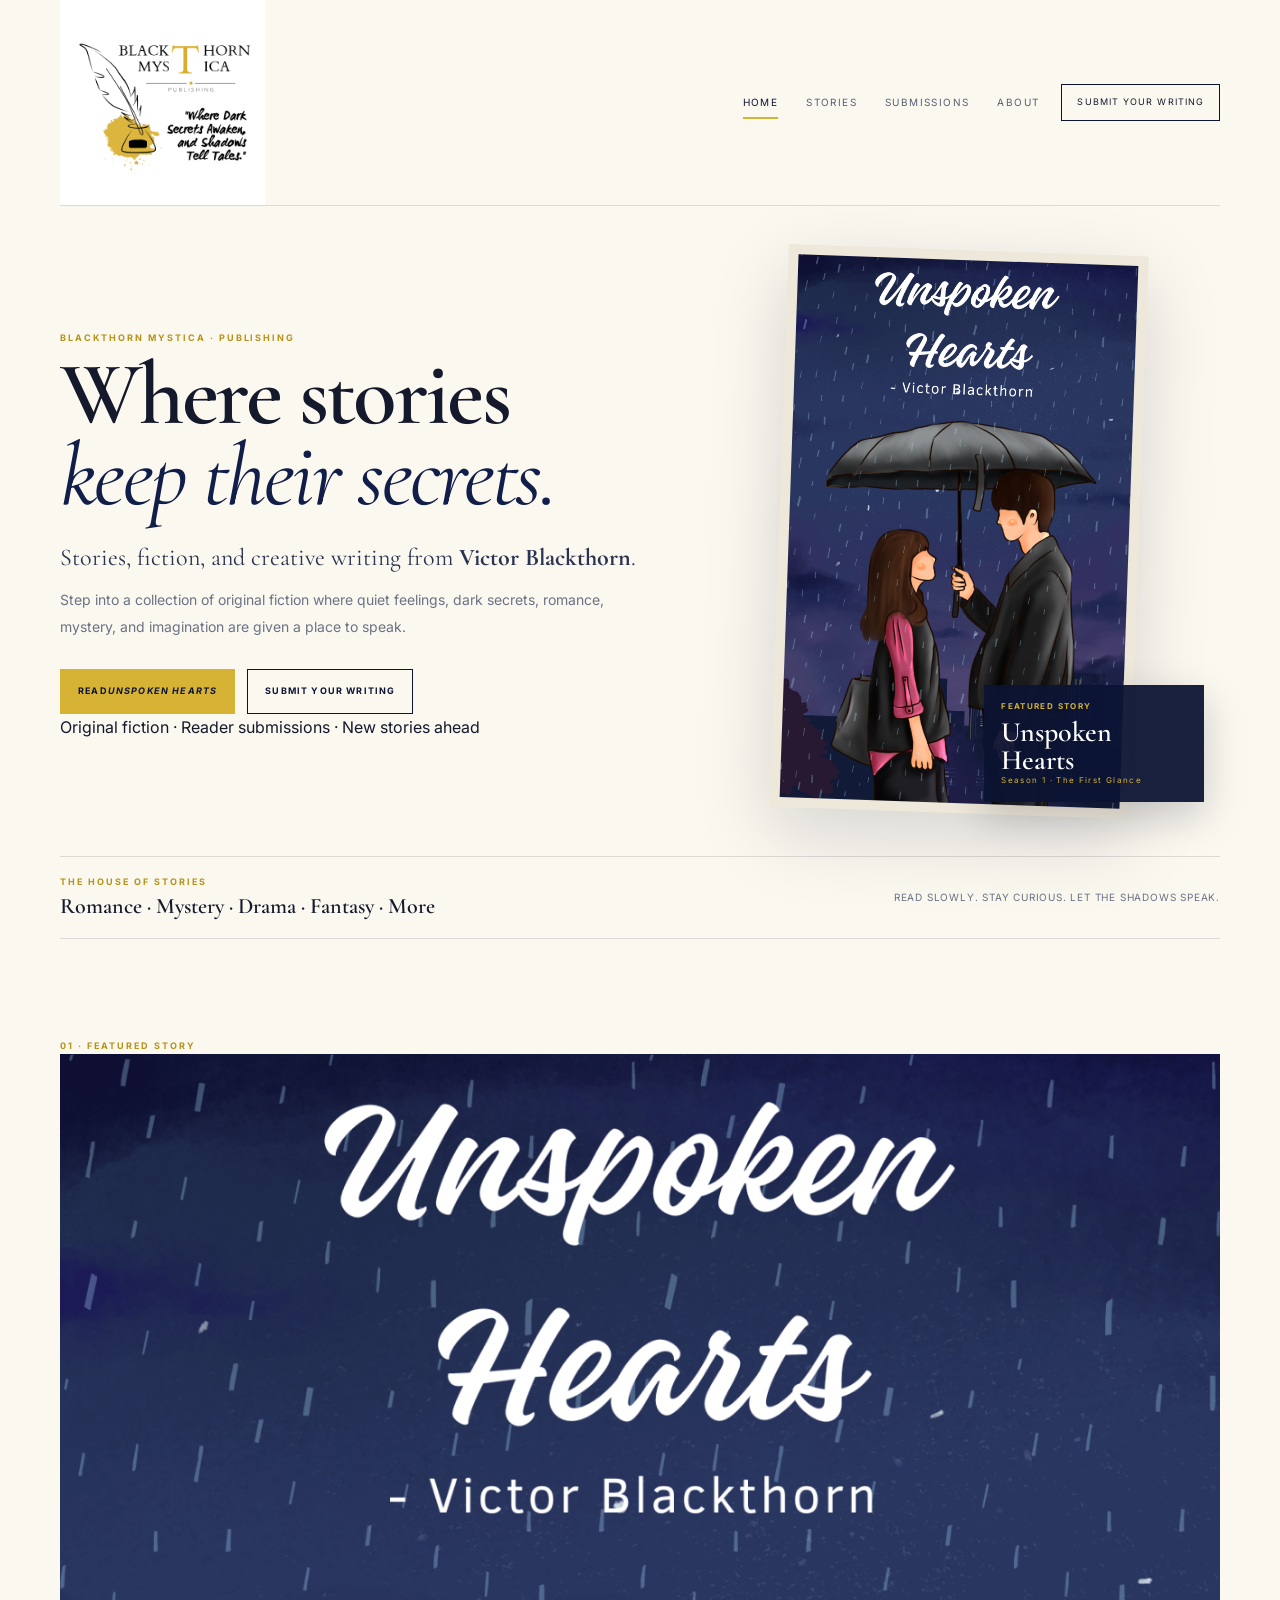
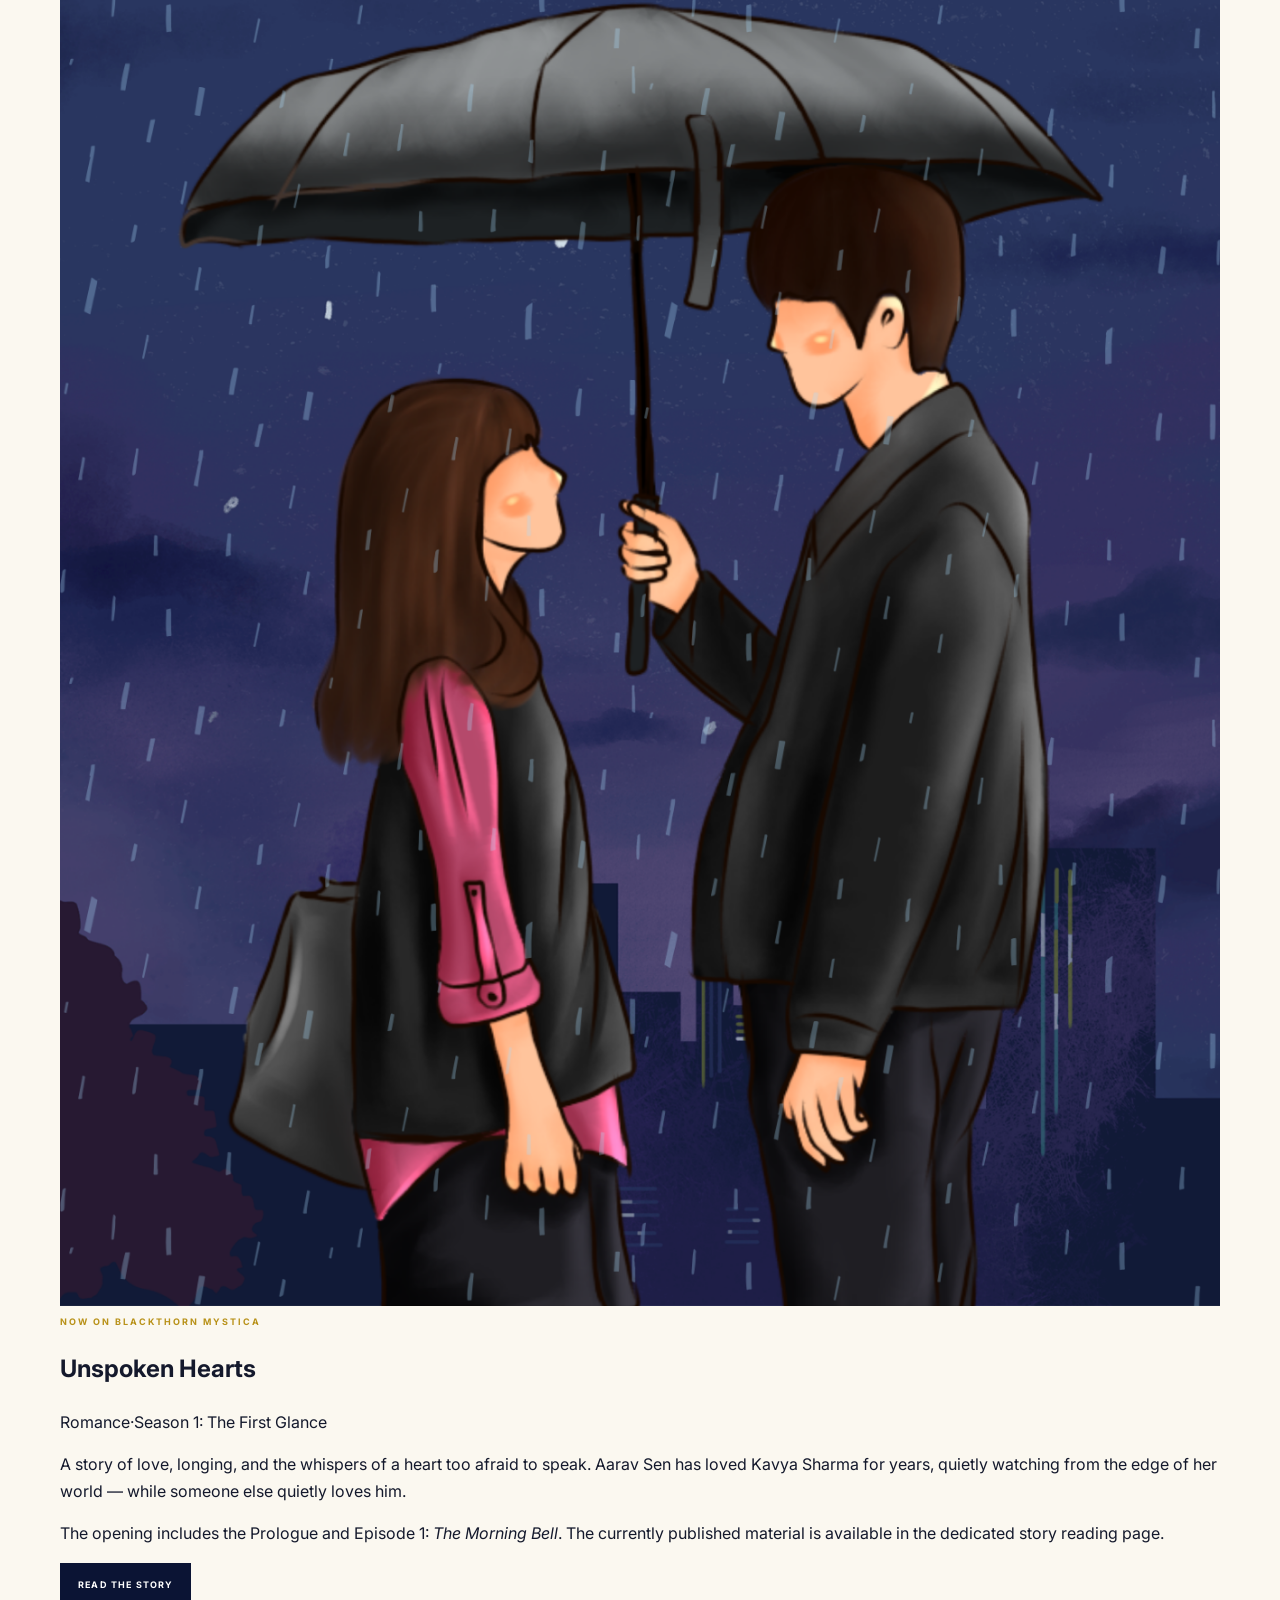
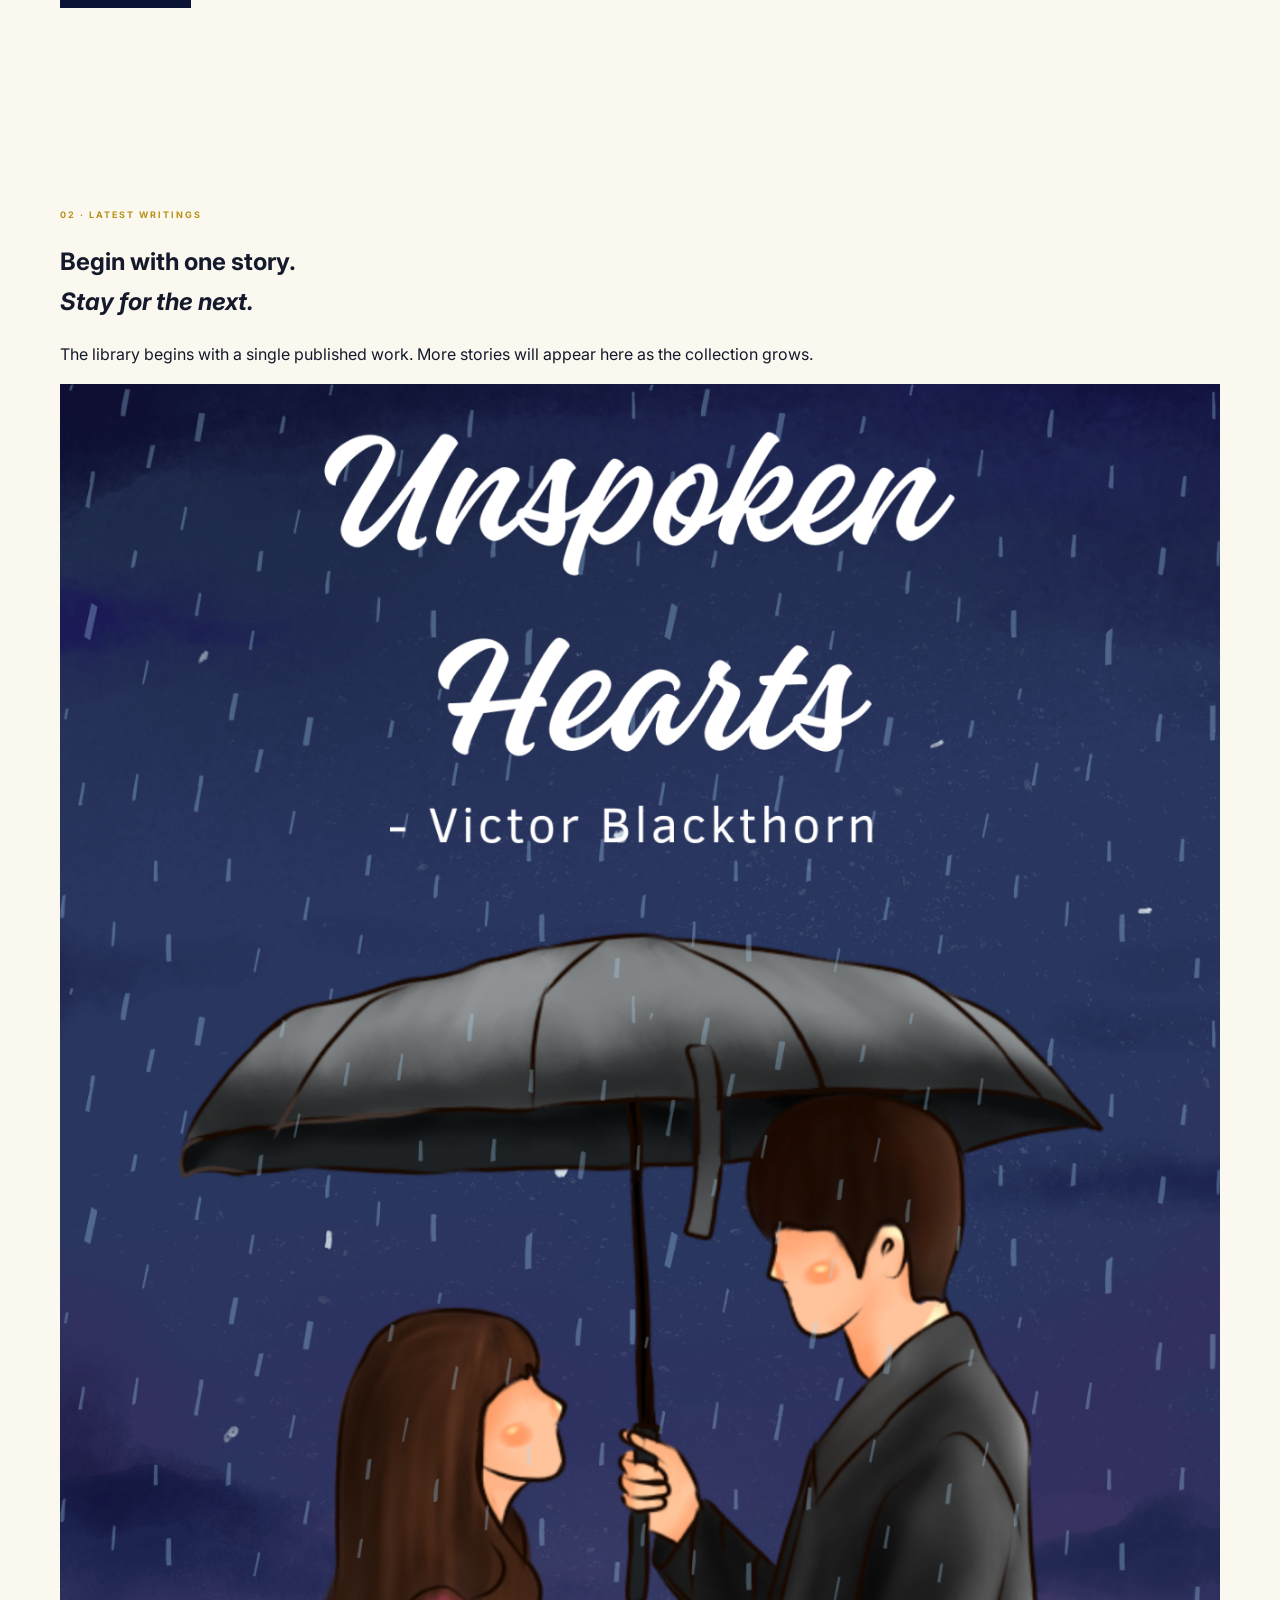
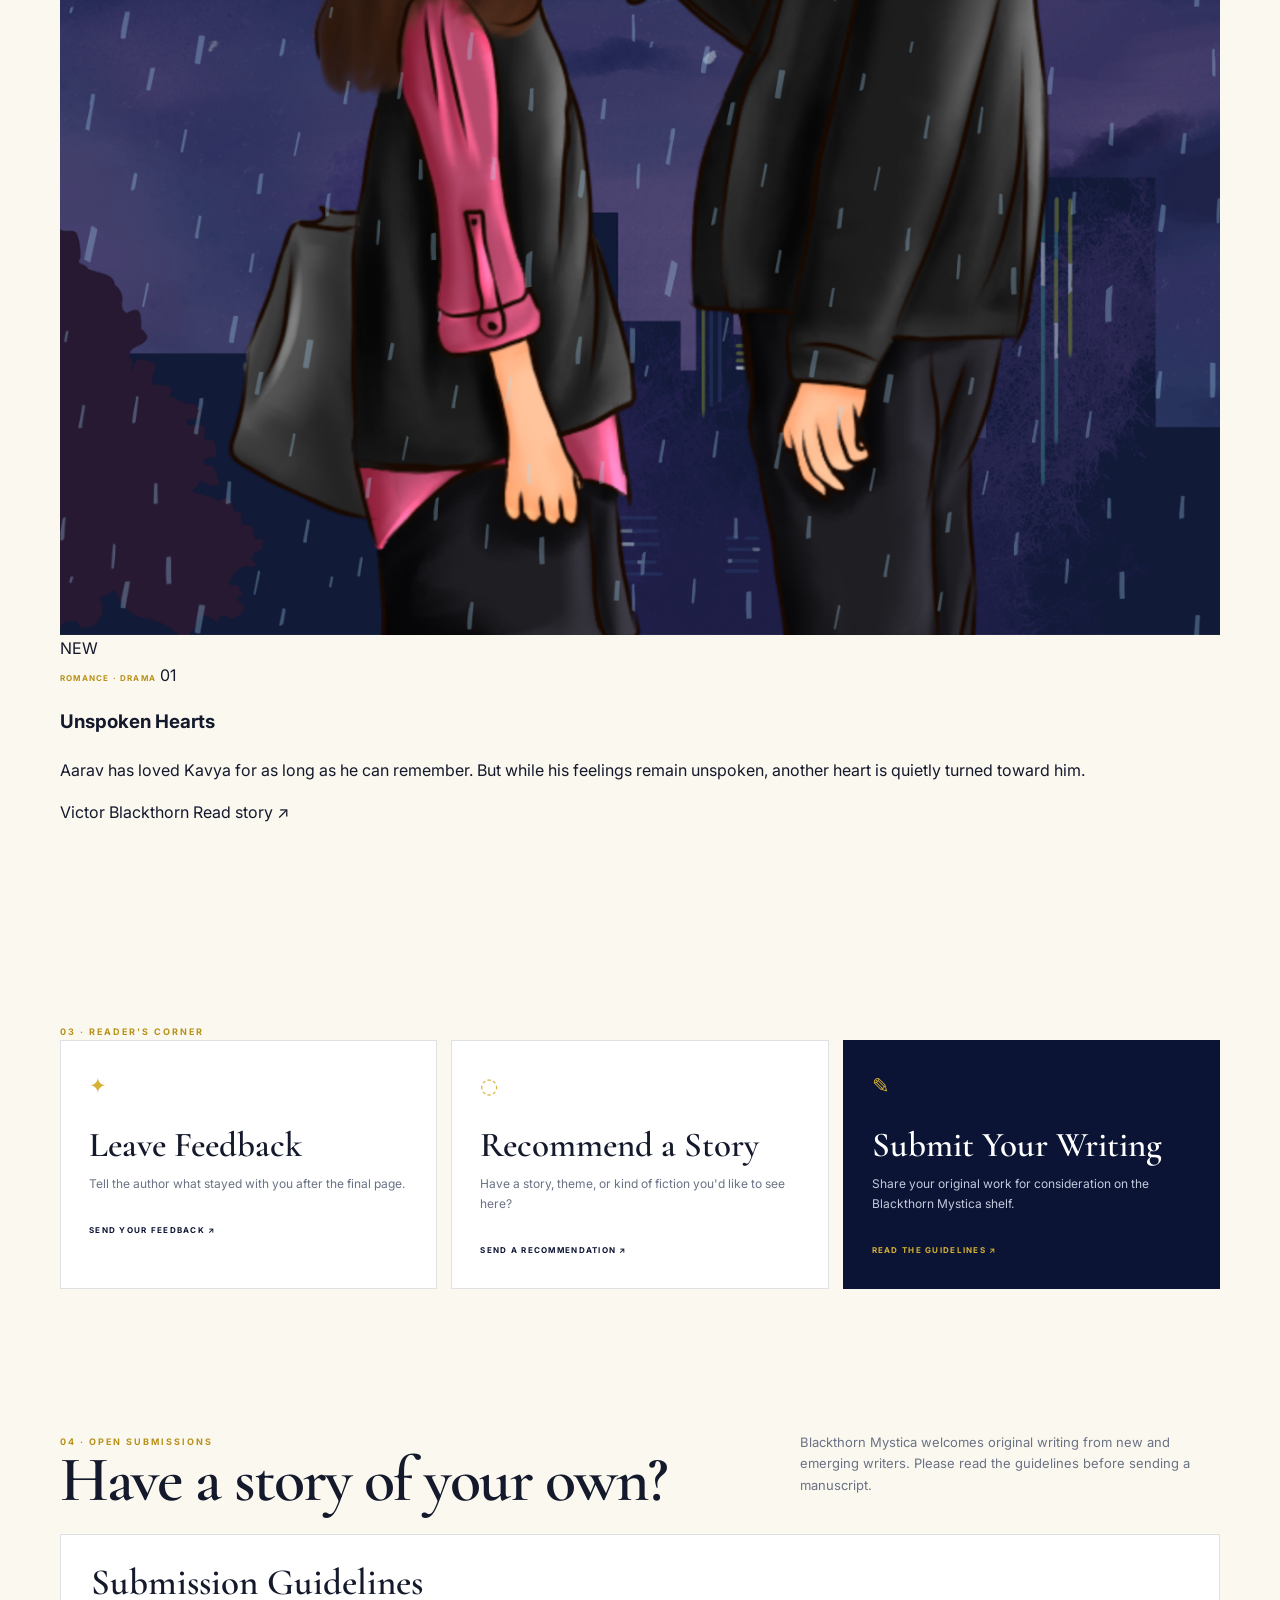
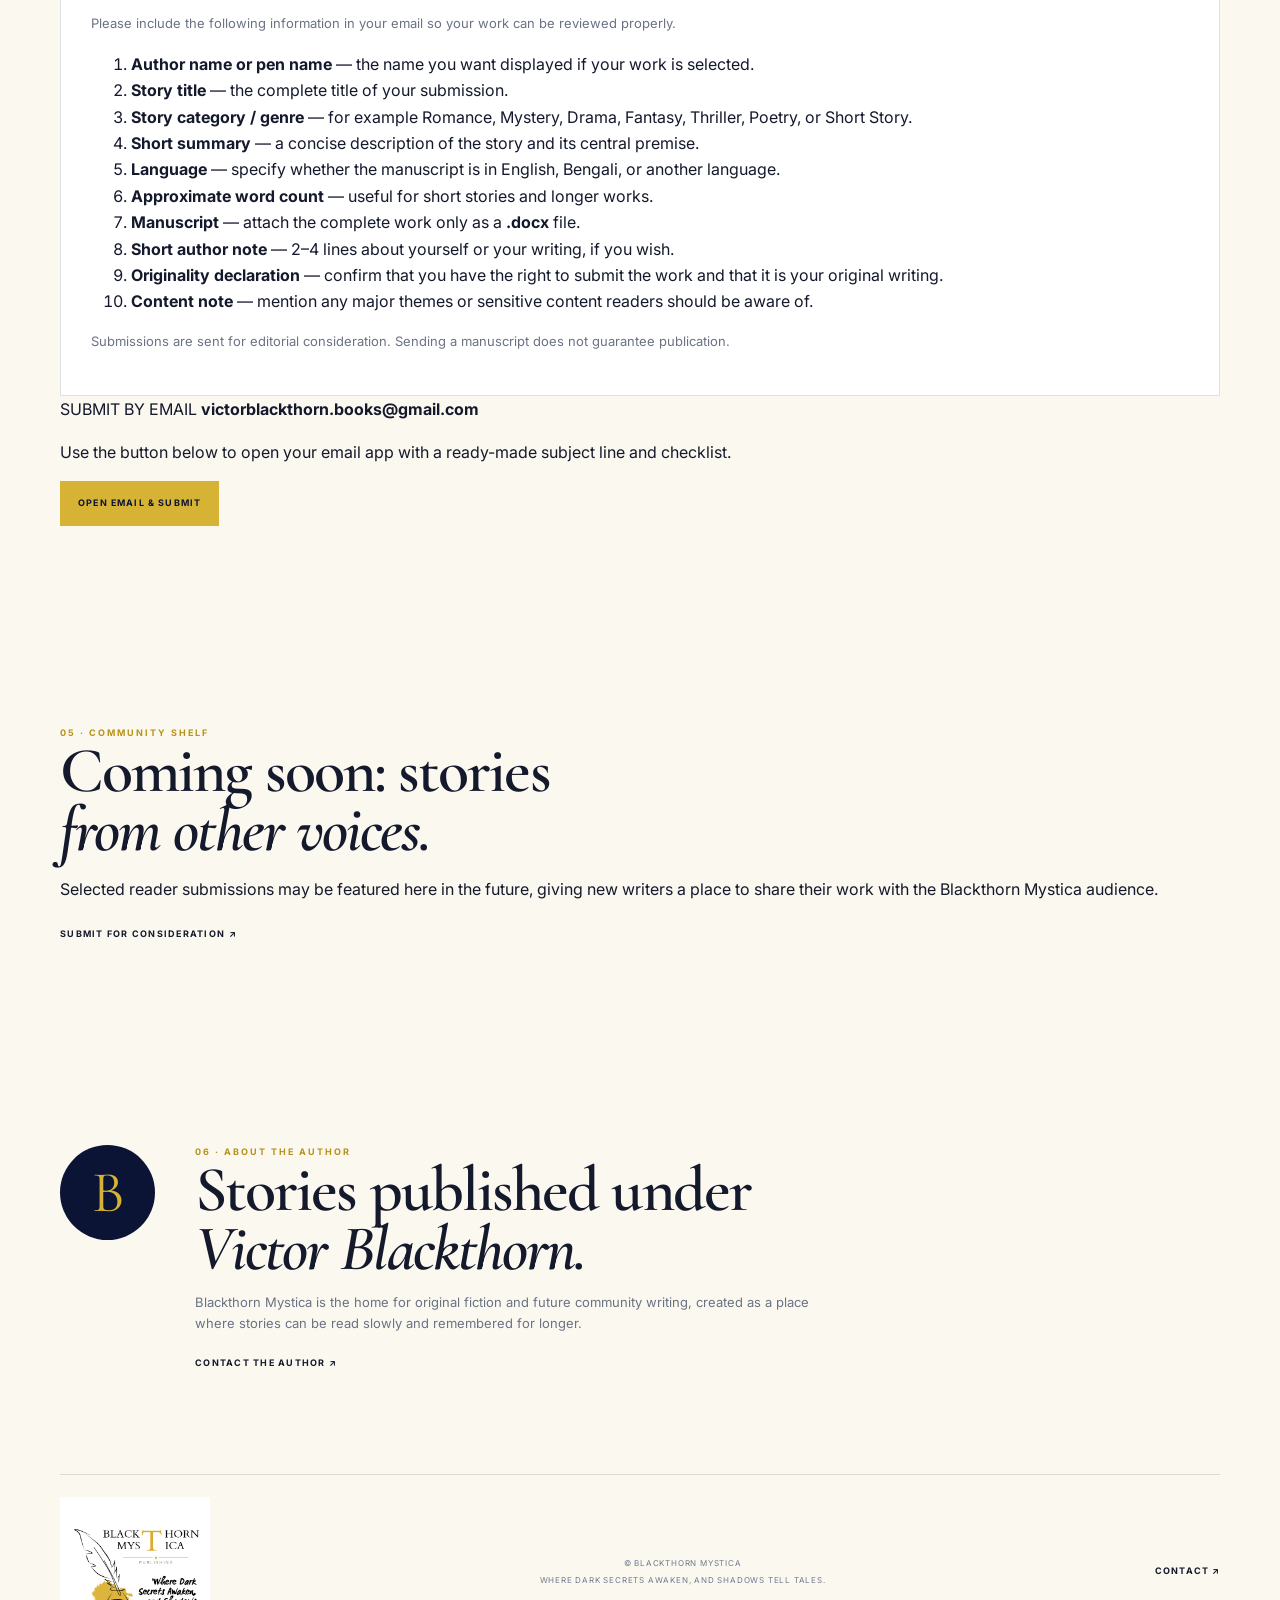
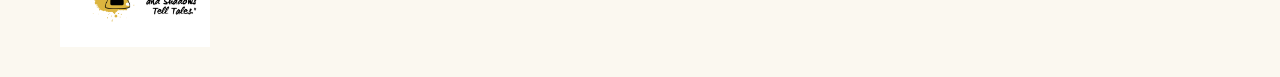
<file: index.html>
<!DOCTYPE html>
<html lang="en">
<head>
  <meta charset="UTF-8" />
  <meta name="viewport" content="width=device-width, initial-scale=1.0" />
  <meta name="description" content="Blackthorn Mystica — original fiction, creative writing, and stories by Victor Blackthorn." />
  <meta name="theme-color" content="#0c1537" />
  <title>Blackthorn Mystica — Stories by Victor Blackthorn</title>
  <link rel="preconnect" href="https://fonts.googleapis.com">
  <link rel="preconnect" href="https://fonts.gstatic.com" crossorigin>
  <link href="https://fonts.googleapis.com/css2?family=Cinzel:wght@500;600;700&family=Cormorant+Garamond:wght@400;500;600;700&family=Inter:wght@400;500;600;700&family=Parisienne&display=swap" rel="stylesheet">
  <link rel="icon" type="image/png" href="favicon.png">
  <link rel="stylesheet" href="style.css" />
</head>
<body>
  <div class="site-shell">
    <header class="site-header" id="home">
      <a class="brand" href="#home" aria-label="Blackthorn Mystica home">
        <img src="blackthorn-mystica-logo.png" alt="Blackthorn Mystica Publishing logo" />
      </a>

      <nav class="nav" aria-label="Primary navigation">
        <a class="active" href="#home">Home</a>
        <a href="stories/index.html">Stories</a>
        <a href="#submissions">Submissions</a>
        <a href="#about">About</a>
      </nav>

      <a class="header-cta" href="#submissions">Submit Your Writing</a>
      <button class="nav-toggle" aria-label="Open menu" aria-expanded="false">☰</button>
    </header>

    <main>
      <section class="hero section-wide">
        <div class="hero-copy">
          <p class="eyebrow">BLACKTHORN MYSTICA · PUBLISHING</p>
          <h1>Where stories<br><em>keep their secrets.</em></h1>
          <p class="hero-tagline">Stories, fiction, and creative writing from <strong>Victor Blackthorn</strong>.</p>
          <p class="hero-text">
            Step into a collection of original fiction where quiet feelings, dark secrets,
            romance, mystery, and imagination are given a place to speak.
          </p>
          <div class="hero-actions">
            <a class="button button-gold" href="stories/unspoken-hearts.html">Read <em>Unspoken Hearts</em></a>
            <a class="button button-outline" href="#submissions">Submit Your Writing</a>
          </div>
          <div class="hero-note">
            <span class="note-line"></span>
            <span>Original fiction · Reader submissions · New stories ahead</span>
          </div>
        </div>

        <div class="hero-cover-wrap" aria-label="Unspoken Hearts cover">
          <div class="cover-glow"></div>
          <div class="cover-frame">
            <img src="unspoken-hearts-cover.png" alt="Cover artwork for Unspoken Hearts by Victor Blackthorn" />
          </div>
          <div class="cover-caption">
            <span class="chapter-label">FEATURED STORY</span>
            <strong>Unspoken Hearts</strong>
            <span>Season 1 · The First Glance</span>
          </div>
        </div>
      </section>

      <section class="intro-strip section-wide">
        <div>
          <span class="strip-label">THE HOUSE OF STORIES</span>
          <strong>Romance · Mystery · Drama · Fantasy · More</strong>
        </div>
        <p>Read slowly. Stay curious. Let the shadows speak.</p>
      </section>

      <section class="section" id="featured">
        <div class="section-kicker">01 · Featured Story</div>
        <div class="featured-grid">
          <div class="featured-image">
            <img src="unspoken-hearts-cover.png" alt="Unspoken Hearts cover" />
          </div>
          <div class="featured-copy-block">
            <p class="eyebrow">Now on Blackthorn Mystica</p>
            <h2>Unspoken Hearts</h2>
            <div class="story-meta"><span>Romance</span><span>·</span><span>Season 1: The First Glance</span></div>
            <p class="lead">
              A story of love, longing, and the whispers of a heart too afraid to speak.
              Aarav Sen has loved Kavya Sharma for years, quietly watching from the edge of
              her world — while someone else quietly loves him.
            </p>
            <p class="small-copy">
              The opening includes the Prologue and Episode 1: <em>The Morning Bell</em>.
              The currently published material is available in the dedicated story reading page.
            </p>
            <a class="button button-navy" href="stories/unspoken-hearts.html">Read the story</a>
          </div>
        </div>
      </section>

      <section class="section" id="stories">
        <div class="section-heading">
          <div>
            <div class="section-kicker">02 · Latest Writings</div>
            <h2>Begin with one story.<br><em>Stay for the next.</em></h2>
          </div>
          <p class="section-intro">The library begins with a single published work. More stories will appear here as the collection grows.</p>
        </div>

        <article class="story-card">
          <div class="story-card-image">
            <img src="unspoken-hearts-cover.png" alt="Unspoken Hearts cover" />
            <span class="new-badge">NEW</span>
          </div>
          <div class="story-card-content">
            <div class="story-card-top">
              <span class="genre-pill">Romance · Drama</span>
              <span class="story-index">01</span>
            </div>
            <h3>Unspoken Hearts</h3>
            <p class="story-card-summary">
              Aarav has loved Kavya for as long as he can remember. But while his feelings remain
              unspoken, another heart is quietly turned toward him.
            </p>
            <div class="story-card-bottom">
              <span>Victor Blackthorn</span>
              <a href="stories/unspoken-hearts.html" class="read-link">Read story <span>↗</span></a>
            </div>
          </div>
        </article>
      </section>

      <section class="reader-corner section">
        <div class="section-kicker">03 · Reader's Corner</div>
        <div class="corner-grid">
          <a class="corner-card" href="mailto:victorblackthorn.books@gmail.com?subject=Feedback%20for%20Blackthorn%20Mystica">
            <span class="corner-icon">✦</span>
            <h3>Leave Feedback</h3>
            <p>Tell the author what stayed with you after the final page.</p>
            <span class="corner-link">Send your feedback ↗</span>
          </a>
          <a class="corner-card" href="mailto:victorblackthorn.books@gmail.com?subject=Story%20Recommendation%20-%20Blackthorn%20Mystica">
            <span class="corner-icon">◌</span>
            <h3>Recommend a Story</h3>
            <p>Have a story, theme, or kind of fiction you'd like to see here?</p>
            <span class="corner-link">Send a recommendation ↗</span>
          </a>
          <div class="corner-card featured-corner">
            <span class="corner-icon">✎</span>
            <h3>Submit Your Writing</h3>
            <p>Share your original work for consideration on the Blackthorn Mystica shelf.</p>
           <a class="corner-link" href="#submissions">Read the guidelines ↗</a>
        </div>
      </section>

      <section class="submission-section section" id="submissions">
        <div class="submission-heading">
          <div>
            <div class="section-kicker">04 · Open Submissions</div>
            <h2>Have a story of your own?</h2>
          </div>
          <p>Blackthorn Mystica welcomes original writing from new and emerging writers. Please read the guidelines before sending a manuscript.</p>
        </div>

        <div class="submission-panel">
          <div class="guidelines">
            <h3>Submission Guidelines</h3>
            <p class="guidelines-intro">Please include the following information in your email so your work can be reviewed properly.</p>
            <ol>
              <li><strong>Author name or pen name</strong> — the name you want displayed if your work is selected.</li>
              <li><strong>Story title</strong> — the complete title of your submission.</li>
              <li><strong>Story category / genre</strong> — for example Romance, Mystery, Drama, Fantasy, Thriller, Poetry, or Short Story.</li>
              <li><strong>Short summary</strong> — a concise description of the story and its central premise.</li>
              <li><strong>Language</strong> — specify whether the manuscript is in English, Bengali, or another language.</li>
              <li><strong>Approximate word count</strong> — useful for short stories and longer works.</li>
              <li><strong>Manuscript</strong> — attach the complete work only as a <strong>.docx</strong> file.</li>
              <li><strong>Short author note</strong> — 2–4 lines about yourself or your writing, if you wish.</li>
              <li><strong>Originality declaration</strong> — confirm that you have the right to submit the work and that it is your original writing.</li>
              <li><strong>Content note</strong> — mention any major themes or sensitive content readers should be aware of.</li>
            </ol>
            <p class="submission-note">Submissions are sent for editorial consideration. Sending a manuscript does not guarantee publication.</p>
          </div>
          <div class="submission-action">
            <div class="mail-card">
              <span class="mail-label">SUBMIT BY EMAIL</span>
              <strong>victorblackthorn.books@gmail.com</strong>
              <p>Use the button below to open your email app with a ready-made subject line and checklist.</p>
              <a class="button button-gold wide" href="mailto:victorblackthorn.books@gmail.com?subject=Story Submission — Blackthorn Mystica&body=Author / Pen Name:%0D%0AStory Title:%0D%0AGenre / Category:%0D%0ALanguage:%0D%0AApprox. Word Count:%0D%0AShort Summary:%0D%0AShort Author Note:%0D%0AOriginality Declaration: I confirm that this is my original work and that I have the right to submit it.%0D%0AContent Note (if applicable):%0D%0A%0D%0AAttachment: Please attach your complete manuscript as a DOCX or PDF file.">Open Email & Submit</a>
            </div>
          </div>
        </div>
      </section>

      <section class="community section">
        <div class="community-card">
          <div>
            <div class="section-kicker">05 · Community Shelf</div>
            <h2>Coming soon: stories<br><em>from other voices.</em></h2>
          </div>
          <div>
            <p>
              Selected reader submissions may be featured here in the future, giving new writers
              a place to share their work with the Blackthorn Mystica audience.
            </p>
            <a class="text-link-dark" href="#submissions">Submit for consideration <span>↗</span></a>
          </div>
        </div>
      </section>

      <section class="about-section section" id="about">
        <div class="about-mark">B</div>
        <div>
          <div class="section-kicker">06 · About the Author</div>
          <h2>Stories published under<br><em>Victor Blackthorn.</em></h2>
          <p>
            Blackthorn Mystica is the home for original fiction and future community writing,
            created as a place where stories can be read slowly and remembered for longer.
          </p>
          <a class="text-link-dark" href="mailto:victorblackthorn.books@gmail.com">Contact the author <span>↗</span></a>
        </div>
      </section>
    </main>

    <footer class="footer section-wide">
      <div class="footer-brand">
        <img src="blackthorn-mystica-logo.png" alt="Blackthorn Mystica" />
      </div>
      <div class="footer-copy">
        <span>© <span id="year"></span> Blackthorn Mystica</span>
        <span>Where dark secrets awaken, and shadows tell tales.</span>
      </div>
      <a href="mailto:victorblackthorn.books@gmail.com">Contact ↗</a>
    </footer>
  </div>

  <script src="script.js"></script>
</body>
</html>
</file>
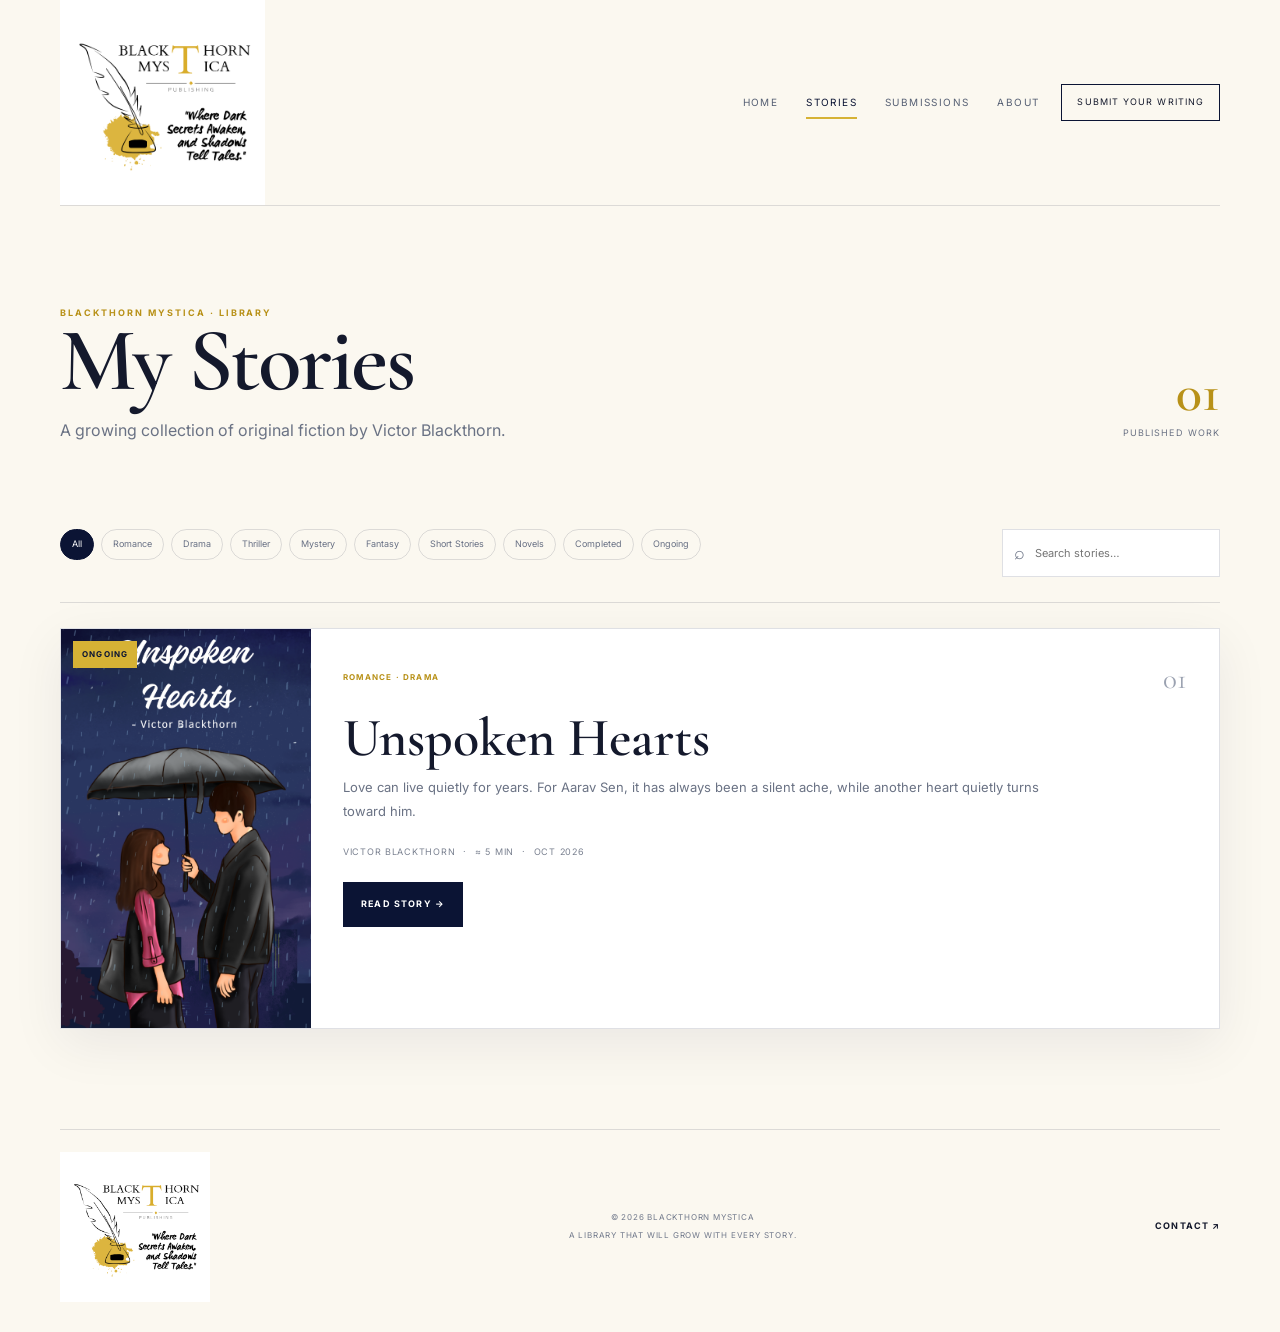
<file: stories/index.html>
<!DOCTYPE html>
<html lang="en">
<head>
  <meta charset="UTF-8">
  <meta name="viewport" content="width=device-width, initial-scale=1.0">
  <meta name="description" content="The Blackthorn Mystica library — published stories and fiction by Victor Blackthorn.">
  <meta name="theme-color" content="#0b1434">
  <title>Stories — Blackthorn Mystica</title>
  <link rel="preconnect" href="https://fonts.googleapis.com">
  <link rel="preconnect" href="https://fonts.gstatic.com" crossorigin>
  <link href="https://fonts.googleapis.com/css2?family=Cinzel:wght@500;600;700&family=Cormorant+Garamond:wght@400;500;600;700&family=Inter:wght@400;500;600;700&display=swap" rel="stylesheet">
  <link rel="stylesheet" href="../style.css">
</head>
<body class="library-page">
  <header class="site-header">
    <a class="brand" href="../index.html"><img src="../blackthorn-mystica-logo.png" alt="Blackthorn Mystica Publishing"></a>
    <nav class="nav" aria-label="Primary navigation">
      <a href="../index.html">Home</a>
      <a class="active" href="index.html">Stories</a>
      <a href="../index.html#submissions">Submissions</a>
      <a href="../index.html#about">About</a>
    </nav>
    <a class="header-cta" href="../index.html#submissions">Submit Your Writing</a>
    <button class="nav-toggle" aria-label="Open menu" aria-expanded="false">☰</button>
  </header>

  <main>
    <section class="section library-hero">
      <div class="section-kicker">BLACKTHORN MYSTICA · LIBRARY</div>
      <div class="library-title-row">
        <div><h1>My Stories</h1><p>A growing collection of original fiction by Victor Blackthorn.</p></div>
        <div class="library-count"><strong>01</strong><span>published work</span></div>
      </div>
    </section>

    <section class="section library-body">
      <div class="library-toolbar">
        <div class="filters" role="group" aria-label="Filter stories">
          <button class="filter active" data-filter="all">All</button>
          <button class="filter" data-filter="romance">Romance</button>
          <button class="filter" data-filter="drama">Drama</button>
          <button class="filter" data-filter="thriller">Thriller</button>
          <button class="filter" data-filter="mystery">Mystery</button>
          <button class="filter" data-filter="fantasy">Fantasy</button>
          <button class="filter" data-filter="short-story">Short Stories</button>
          <button class="filter" data-filter="novel">Novels</button>
          <button class="filter" data-filter="completed">Completed</button>
          <button class="filter" data-filter="ongoing">Ongoing</button>
        </div>
        <label class="search-box"><span>⌕</span><input id="storySearch" type="search" placeholder="Search stories…"></label>
      </div>

      <div class="library-grid" id="libraryGrid">
        <article class="library-card" data-tags="romance drama novel ongoing" data-search="unspoken hearts romance drama victor blackthorn">
          <div class="library-card-cover"><img src="../unspoken-hearts-cover.png" alt="Unspoken Hearts cover"><span class="status-badge">ONGOING</span></div>
          <div class="library-card-content">
            <div class="card-topline"><span class="genre-pill">Romance · Drama</span><span class="story-number">01</span></div>
            <h2>Unspoken Hearts</h2>
            <p class="card-summary">Love can live quietly for years. For Aarav Sen, it has always been a silent ache, while another heart quietly turns toward him.</p>
            <div class="card-meta"><span>Victor Blackthorn</span><span>·</span><span>≈ 5 min</span><span>·</span><span>Oct 2026</span></div>
            <a class="button button-navy" href="unspoken-hearts.html">Read Story →</a>
          </div>
        </article>
      </div>
      <p class="no-results" id="noResults" hidden>No stories match this filter or search.</p>
    </section>
  </main>

  <footer class="footer section-wide"><div class="footer-brand"><img src="../blackthorn-mystica-logo.png" alt="Blackthorn Mystica"></div><div class="footer-copy"><span>© 2026 Blackthorn Mystica</span><span>A library that will grow with every story.</span></div><a href="mailto:victorblackthorn.books@gmail.com">Contact ↗</a></footer>
  <script src="../script.js"></script>
  <script src="library.js"></script>
</body>
</html>
</file>
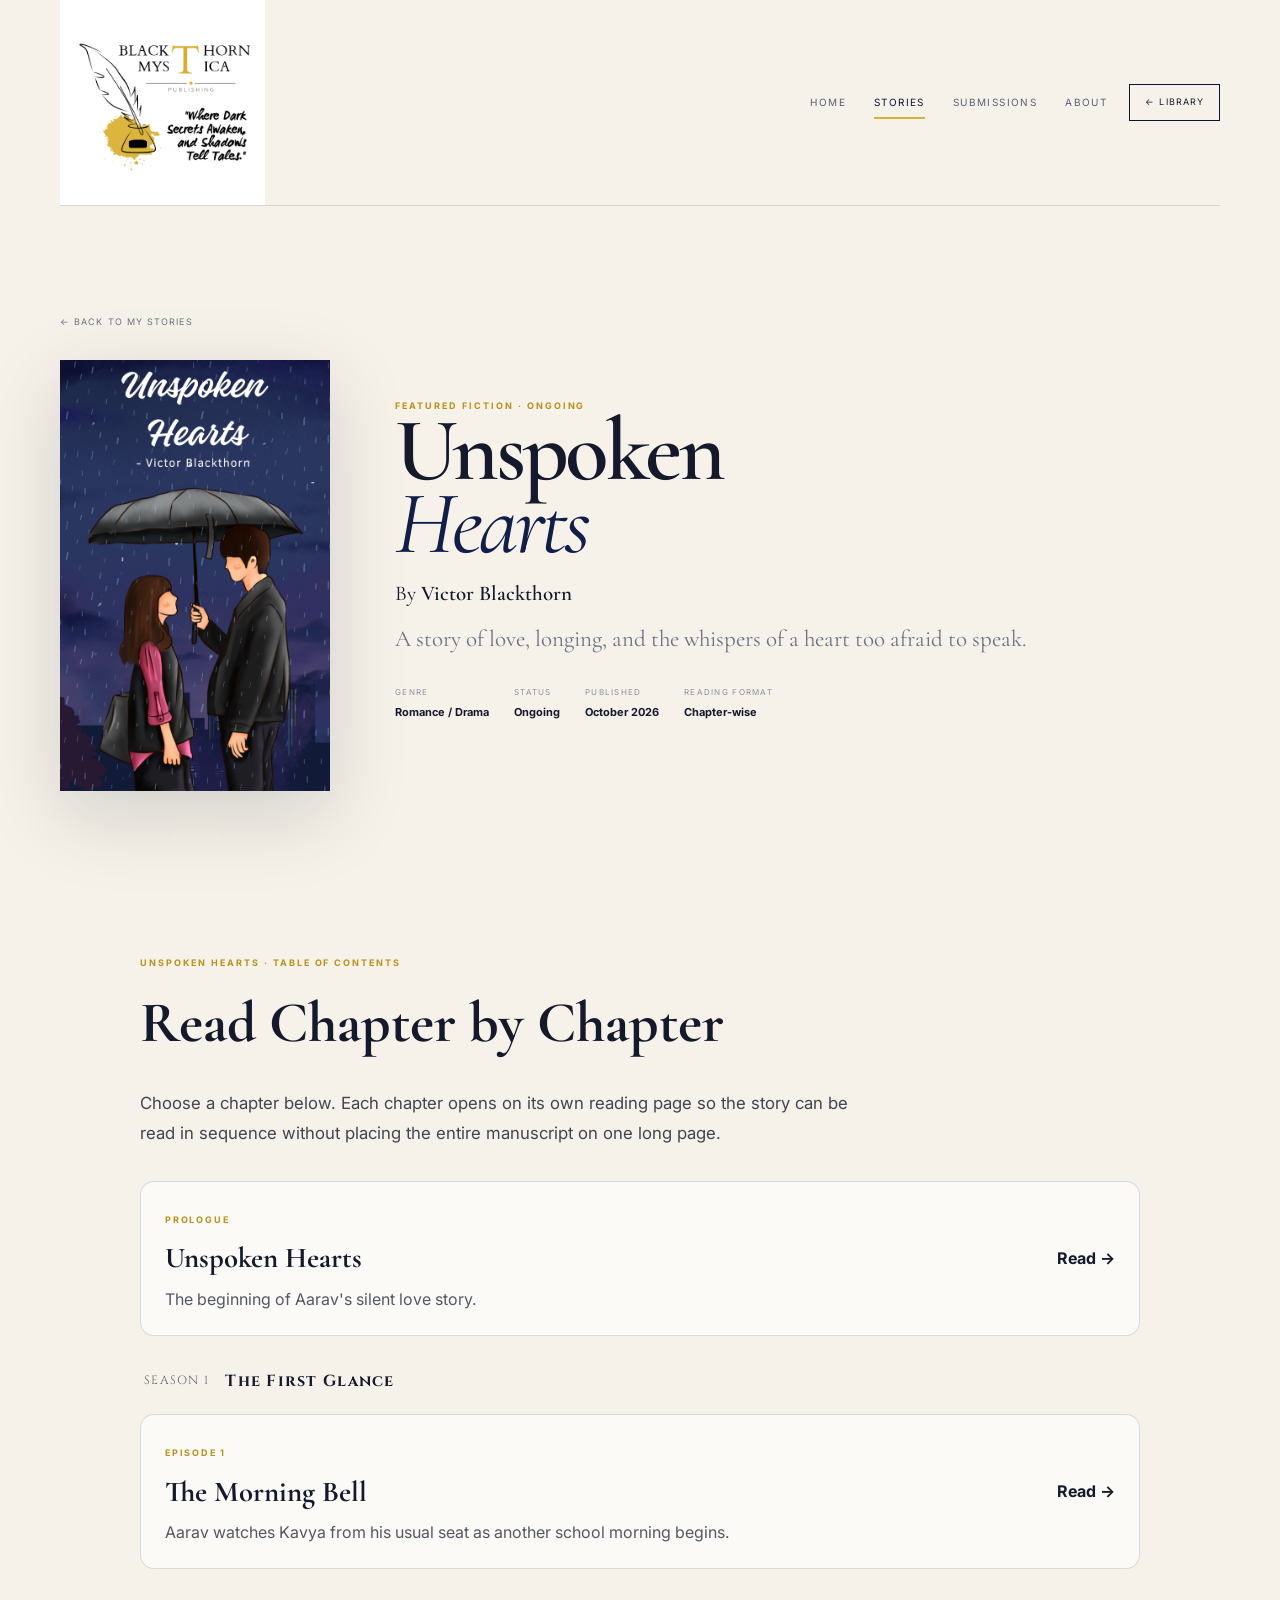
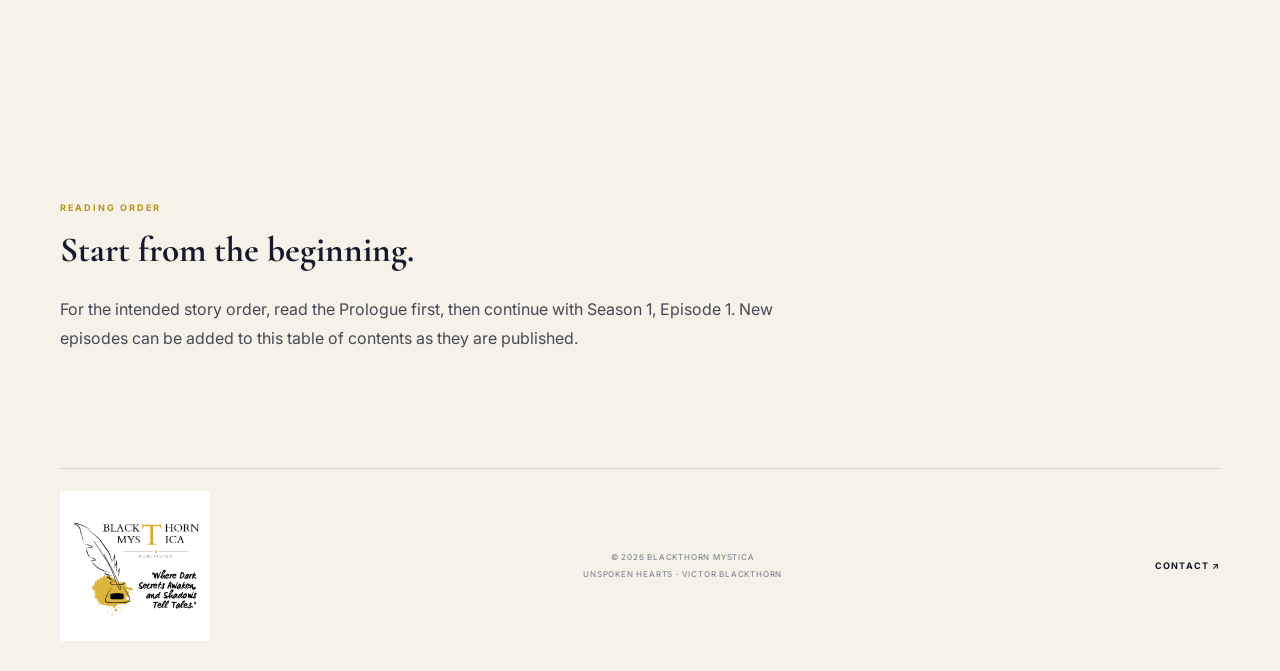
<file: stories/unspoken-hearts.html>
<!DOCTYPE html>
<html lang="en">
<head>
<meta charset="UTF-8"><meta name="viewport" content="width=device-width, initial-scale=1.0">
<meta name="description" content="Unspoken Hearts by Victor Blackthorn — chapter-wise reading page on Blackthorn Mystica.">
<title>Unspoken Hearts — Blackthorn Mystica</title>
<link rel="preconnect" href="https://fonts.googleapis.com"><link rel="preconnect" href="https://fonts.gstatic.com" crossorigin>
<link href="https://fonts.googleapis.com/css2?family=Cinzel:wght@500;600;700&family=Cormorant+Garamond:wght@400;500;600;700&family=Inter:wght@400;500;600;700&display=swap" rel="stylesheet">
<link rel="stylesheet" href="../style.css">
</head>
<body class="reader-page">
<header class="site-header reader-header">
<a class="brand" href="../index.html"><img src="../blackthorn-mystica-logo.png" alt="Blackthorn Mystica Publishing"></a>
<nav class="nav" aria-label="Primary navigation"><a href="../index.html">Home</a><a class="active" href="index.html">Stories</a><a href="../index.html#submissions">Submissions</a><a href="../index.html#about">About</a></nav>
<a class="header-cta" href="index.html">← Library</a><button class="nav-toggle" aria-label="Open menu" aria-expanded="false">☰</button>
</header>
<main>
<section class="story-masthead section">
<a class="back-link" href="index.html">← Back to My Stories</a>
<div class="story-masthead-grid"><div class="story-cover-reader"><img src="../unspoken-hearts-cover.png" alt="Unspoken Hearts cover"></div>
<div class="story-info"><div class="section-kicker">FEATURED FICTION · ONGOING</div><h1>Unspoken<br><em>Hearts</em></h1><p class="byline">By <strong>Victor Blackthorn</strong></p><p class="story-description">A story of love, longing, and the whispers of a heart too afraid to speak.</p>
<div class="story-facts"><div><span>Genre</span><strong>Romance / Drama</strong></div><div><span>Status</span><strong>Ongoing</strong></div><div><span>Published</span><strong>October 2026</strong></div><div><span>Reading format</span><strong>Chapter-wise</strong></div></div></div></div>
</section>
<section class="section chapter-list-section">
<div class="section-kicker">UNSPOKEN HEARTS · TABLE OF CONTENTS</div>
<h2>Read Chapter by Chapter</h2>
<p class="chapter-intro">Choose a chapter below. Each chapter opens on its own reading page so the story can be read in sequence without placing the entire manuscript on one long page.</p>
<div class="story-toc-list">
<a class="story-toc-item" href="unspoken-hearts/prologue.html"><div><span class="chapter-label">PROLOGUE</span><h3>Unspoken Hearts</h3><p>The beginning of Aarav's silent love story.</p></div><span class="chapter-arrow">Read →</span></a>
<div class="toc-season-heading"><span>SEASON 1</span><strong>The First Glance</strong></div>
<a class="story-toc-item" href="unspoken-hearts/season-1-episode-1.html"><div><span class="chapter-label">EPISODE 1</span><h3>The Morning Bell</h3><p>Aarav watches Kavya from his usual seat as another school morning begins.</p></div><span class="chapter-arrow">Read →</span></a>
</div>
</section>
<section class="section reading-note"><div><div class="section-kicker">READING ORDER</div><h2>Start from the beginning.</h2><p>For the intended story order, read the Prologue first, then continue with Season 1, Episode 1. New episodes can be added to this table of contents as they are published.</p></div></section>
</main>
<footer class="footer section-wide"><div class="footer-brand"><img src="../blackthorn-mystica-logo.png" alt="Blackthorn Mystica"></div><div class="footer-copy"><span>© 2026 Blackthorn Mystica</span><span>Unspoken Hearts · Victor Blackthorn</span></div><a href="mailto:victorblackthorn.books@gmail.com">Contact ↗</a></footer>
<script src="../script.js"></script>
</body></html>
</file>
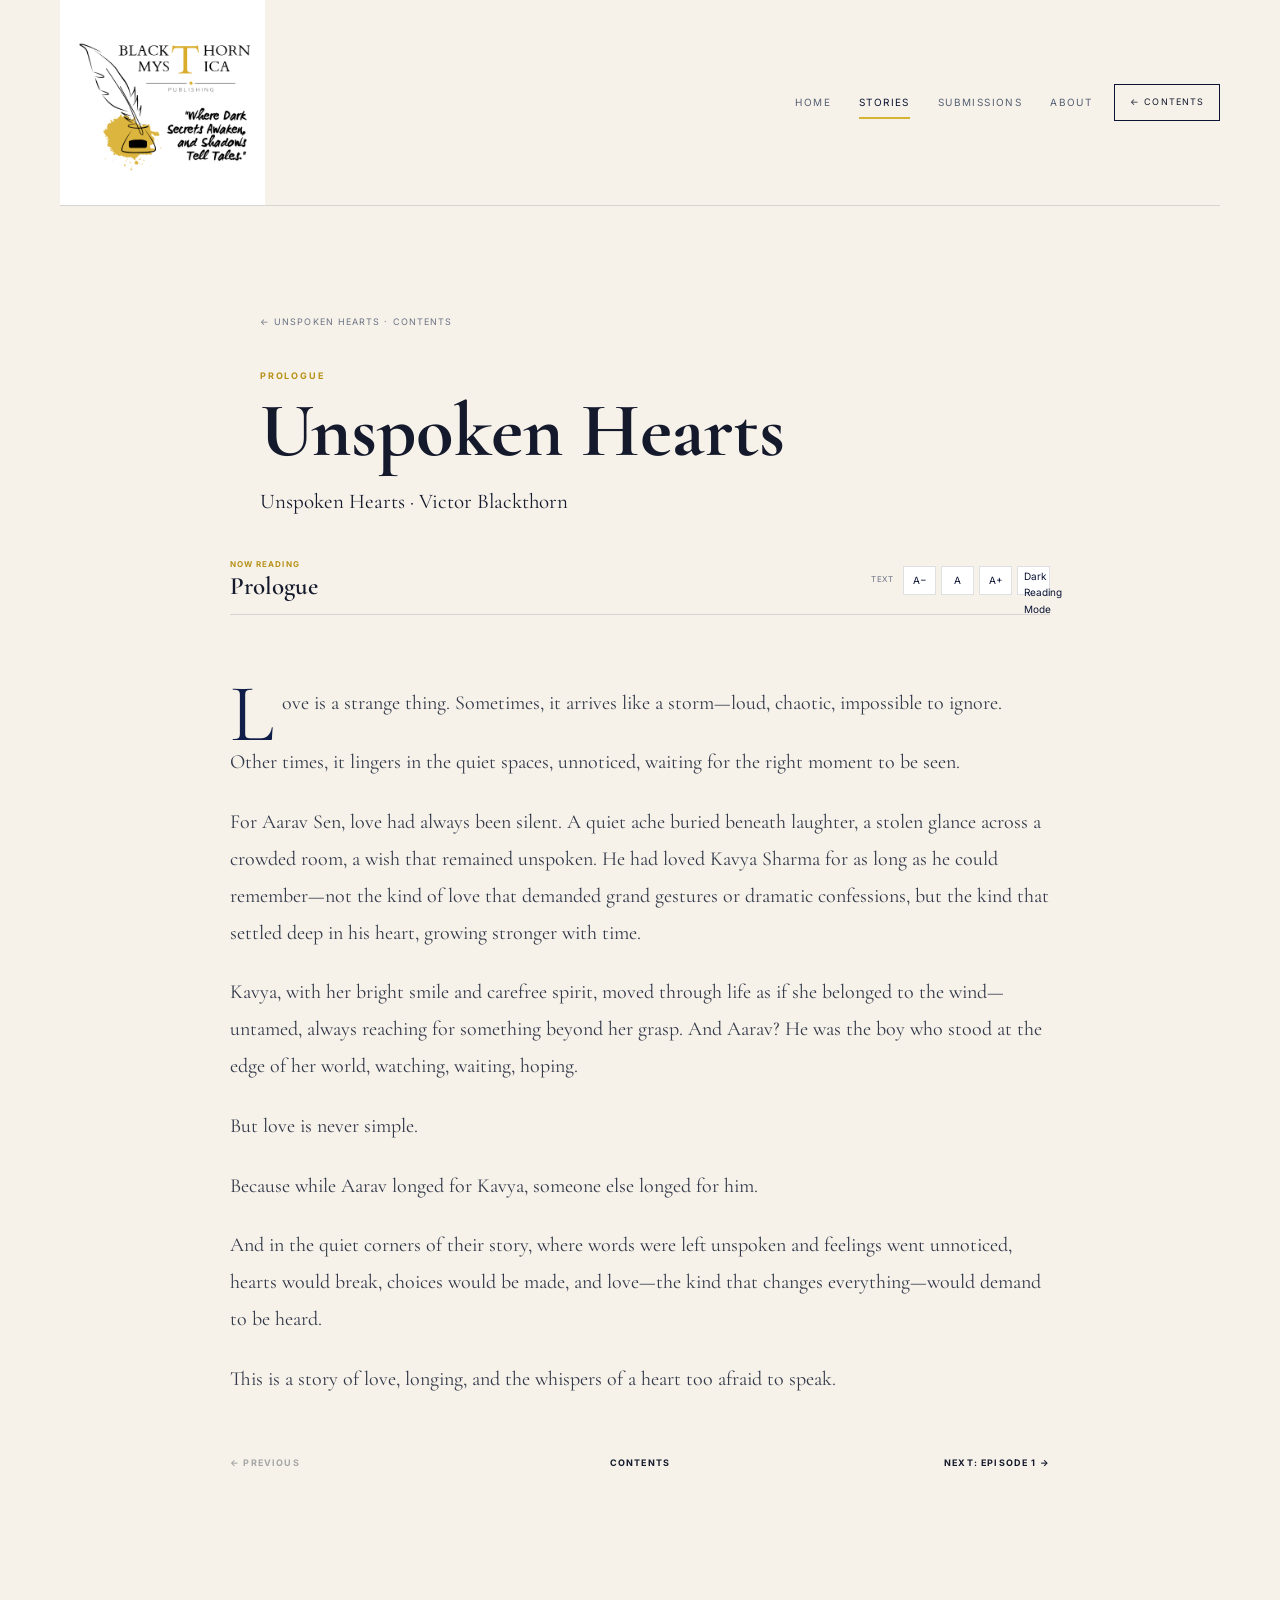
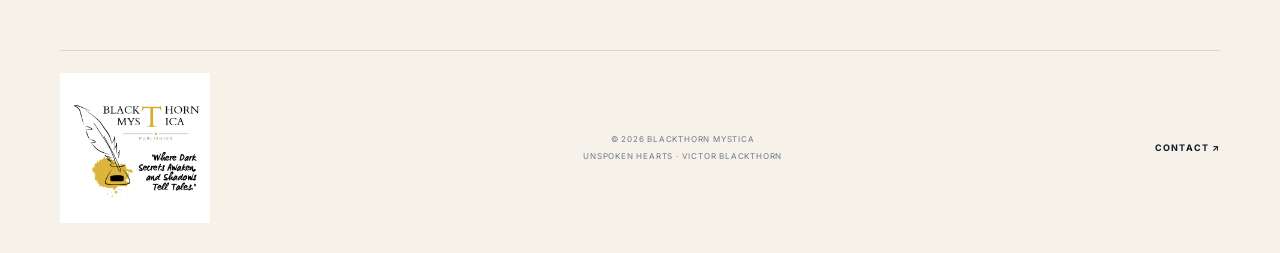
<file: stories/unspoken-hearts/prologue.html>
<!DOCTYPE html>
<html lang="en"><head><meta charset="UTF-8"><meta name="viewport" content="width=device-width, initial-scale=1.0"><meta name="description" content="Prologue: Unspoken Hearts — Unspoken Hearts by Victor Blackthorn."><title>Prologue: Unspoken Hearts — Blackthorn Mystica</title><link rel="preconnect" href="https://fonts.googleapis.com"><link rel="preconnect" href="https://fonts.gstatic.com" crossorigin><link href="https://fonts.googleapis.com/css2?family=Cinzel:wght@500;600;700&family=Cormorant+Garamond:wght@400;500;600;700&family=Inter:wght@400;500;600;700&display=swap" rel="stylesheet"><link rel="stylesheet" href="../../style.css"></head>
<body class="reader-page"><div class="reading-progress" aria-hidden="true"><span id="progressBar"></span></div>
<header class="site-header reader-header"><a class="brand" href="../../index.html"><img src="../../blackthorn-mystica-logo.png" alt="Blackthorn Mystica Publishing"></a><nav class="nav" aria-label="Primary navigation"><a href="../../index.html">Home</a><a class="active" href="../index.html">Stories</a><a href="../../index.html#submissions">Submissions</a><a href="../../index.html#about">About</a></nav><a class="header-cta" href="../unspoken-hearts.html">← Contents</a><button class="nav-toggle" aria-label="Open menu" aria-expanded="false">☰</button></header>
<main><section class="chapter-reading section"><div class="chapter-reading-head"><a class="back-link" href="../unspoken-hearts.html">← Unspoken Hearts · Contents</a><p class="chapter-label">PROLOGUE</p><h1>Unspoken Hearts</h1><p class="byline">Unspoken Hearts · Victor Blackthorn</p></div><article class="story-reader standalone-reader" id="storyReader"><div class="reader-toolbar"><div><span class="reader-label">Now reading</span><strong>Prologue</strong></div><div class="font-controls" aria-label="Font size controls"><span>Text</span><button data-font="decrease" aria-label="Decrease text size">A−</button><button data-font="reset" aria-label="Reset text size">A</button><button data-font="increase" aria-label="Increase text size">A+</button><button id="themeToggle">Dark Reading Mode</button></div></div><section class="chapter"><p class="dropcap">Love is a strange thing. Sometimes, it arrives like a storm—loud, chaotic, impossible to ignore.</p><p>Other times, it lingers in the quiet spaces, unnoticed, waiting for the right moment to be seen.</p><p>For Aarav Sen, love had always been silent. A quiet ache buried beneath laughter, a stolen glance across a crowded room, a wish that remained unspoken. He had loved Kavya Sharma for as long as he could remember—not the kind of love that demanded grand gestures or dramatic confessions, but the kind that settled deep in his heart, growing stronger with time.</p><p>Kavya, with her bright smile and carefree spirit, moved through life as if she belonged to the wind—untamed, always reaching for something beyond her grasp. And Aarav? He was the boy who stood at the edge of her world, watching, waiting, hoping.</p><p>But love is never simple.</p><p>Because while Aarav longed for Kavya, someone else longed for him.</p><p>And in the quiet corners of their story, where words were left unspoken and feelings went unnoticed, hearts would break, choices would be made, and love—the kind that changes everything—would demand to be heard.</p><p>This is a story of love, longing, and the whispers of a heart too afraid to speak.</p></section><div class="chapter-nav"><a class="disabled" href="#">← Previous</a><a href="../unspoken-hearts.html">Contents</a><a href="season-1-episode-1.html">Next: Episode 1 →</a></div></article></section></main>
<footer class="footer section-wide"><div class="footer-brand"><img src="../../blackthorn-mystica-logo.png" alt="Blackthorn Mystica"></div><div class="footer-copy"><span>© 2026 Blackthorn Mystica</span><span>Unspoken Hearts · Victor Blackthorn</span></div><a href="mailto:victorblackthorn.books@gmail.com">Contact ↗</a></footer><script src="../../script.js"></script><script src="../reader.js"></script></body></html>
</file>
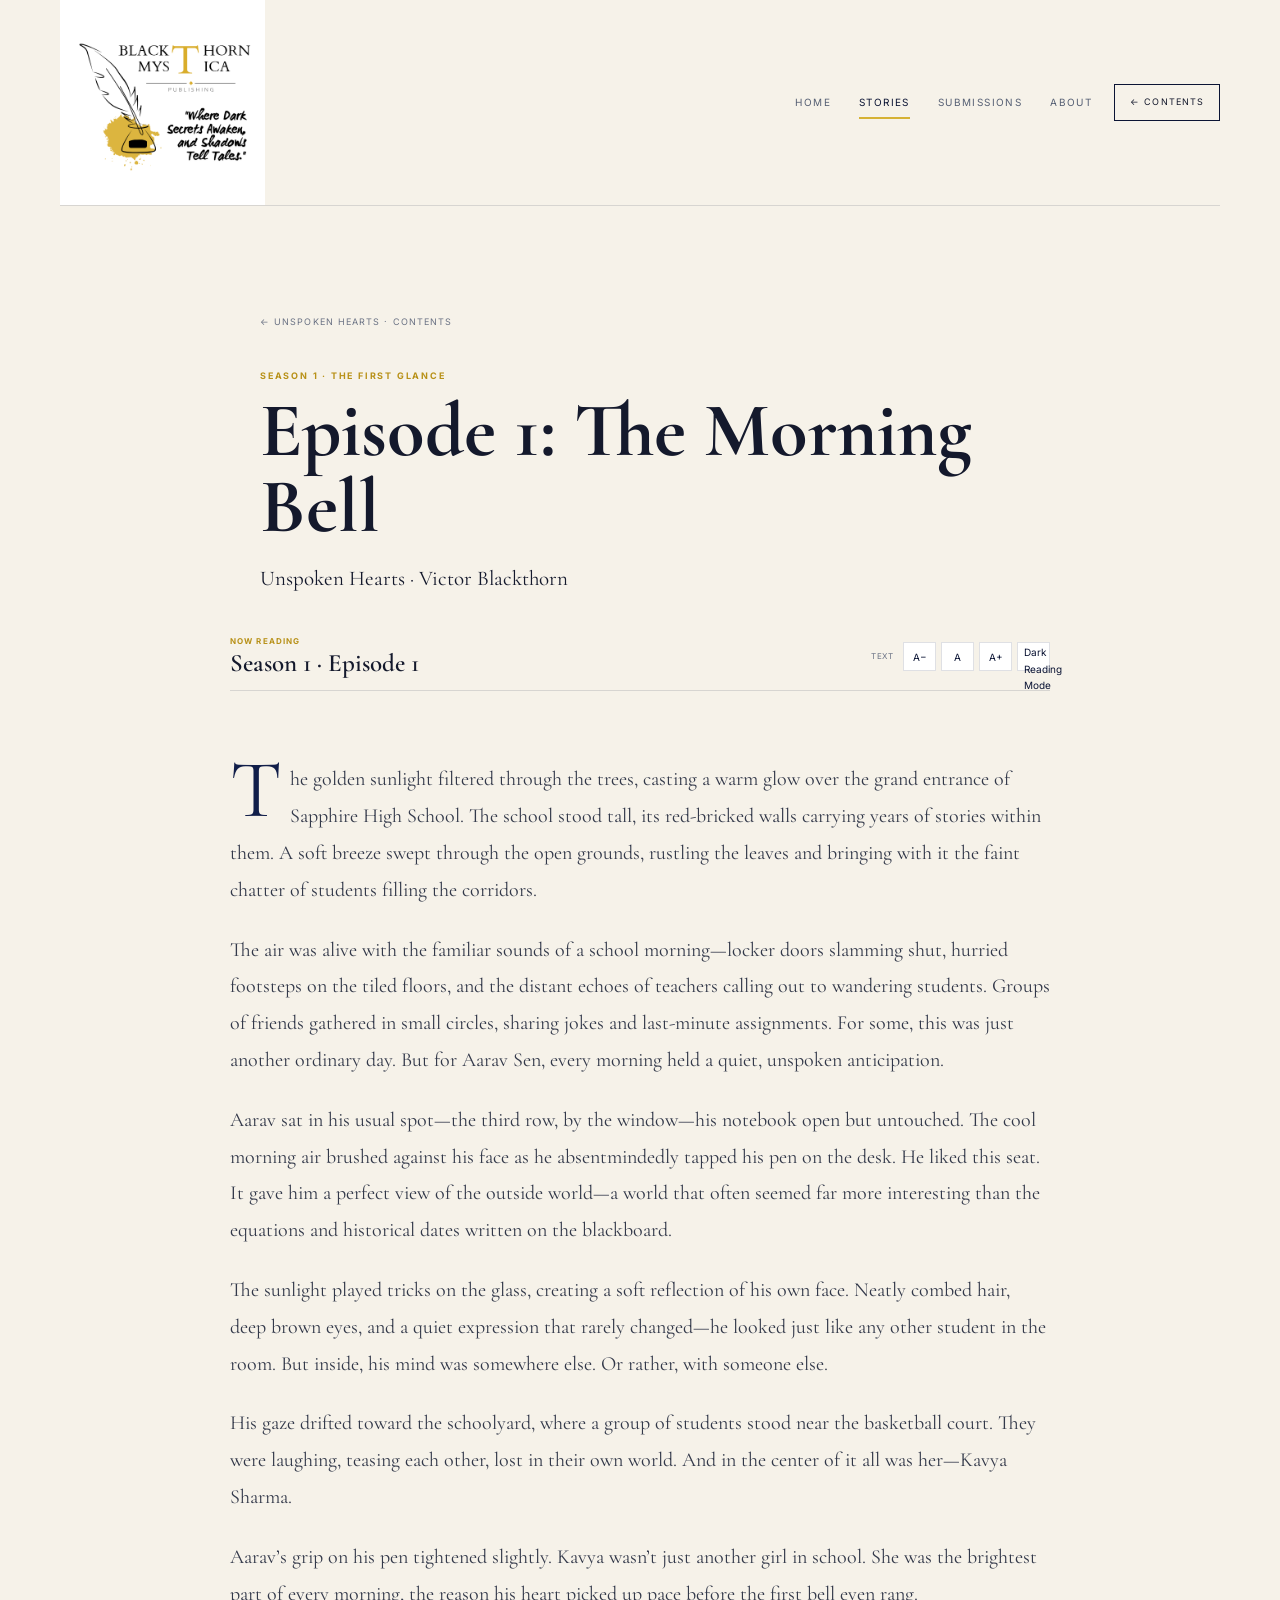
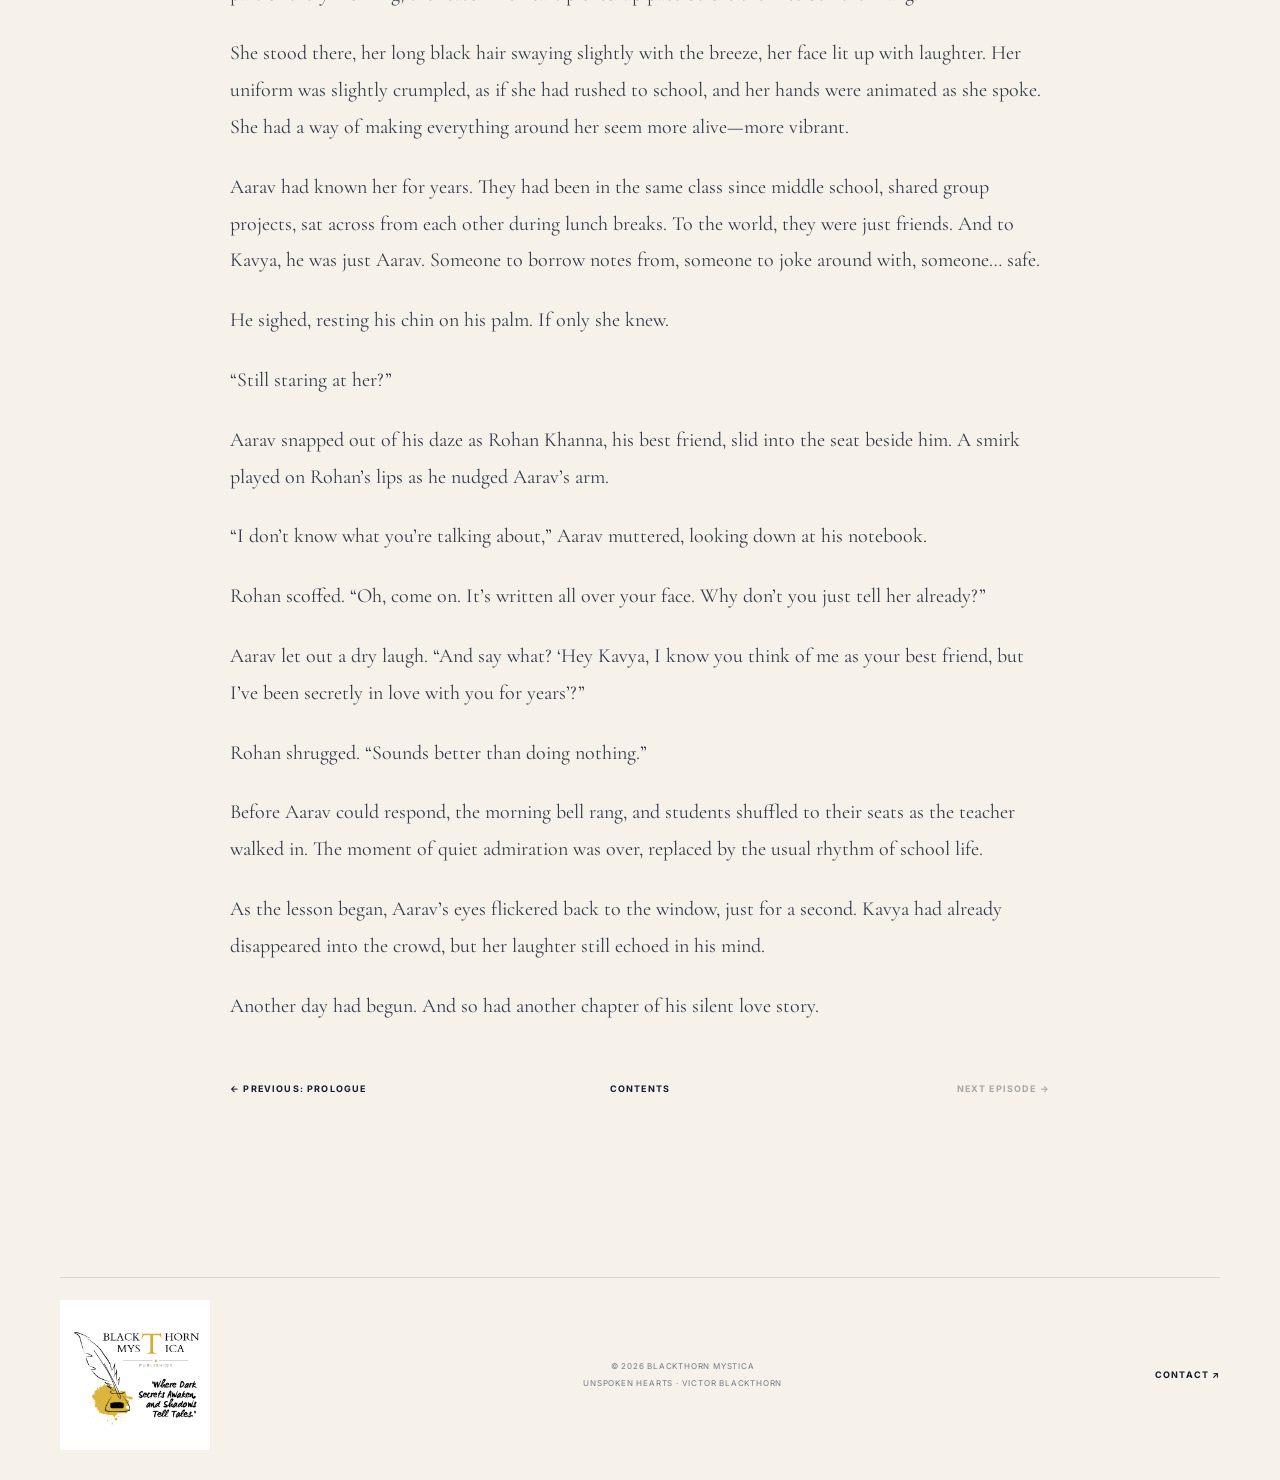
<file: stories/unspoken-hearts/season-1-episode-1.html>
<!DOCTYPE html>
<html lang="en"><head><meta charset="UTF-8"><meta name="viewport" content="width=device-width, initial-scale=1.0"><meta name="description" content="Season 1, Episode 1: The Morning Bell — Unspoken Hearts by Victor Blackthorn."><title>Season 1 · Episode 1: The Morning Bell — Blackthorn Mystica</title><link rel="preconnect" href="https://fonts.googleapis.com"><link rel="preconnect" href="https://fonts.gstatic.com" crossorigin><link href="https://fonts.googleapis.com/css2?family=Cinzel:wght@500;600;700&family=Cormorant+Garamond:wght@400;500;600;700&family=Inter:wght@400;500;600;700&display=swap" rel="stylesheet"><link rel="stylesheet" href="../../style.css"></head>
<body class="reader-page"><div class="reading-progress" aria-hidden="true"><span id="progressBar"></span></div>
<header class="site-header reader-header"><a class="brand" href="../../index.html"><img src="../../blackthorn-mystica-logo.png" alt="Blackthorn Mystica Publishing"></a><nav class="nav" aria-label="Primary navigation"><a href="../../index.html">Home</a><a class="active" href="../index.html">Stories</a><a href="../../index.html#submissions">Submissions</a><a href="../../index.html#about">About</a></nav><a class="header-cta" href="../unspoken-hearts.html">← Contents</a><button class="nav-toggle" aria-label="Open menu" aria-expanded="false">☰</button></header>
<main><section class="chapter-reading section"><div class="chapter-reading-head"><a class="back-link" href="../unspoken-hearts.html">← Unspoken Hearts · Contents</a><p class="chapter-label">SEASON 1 · THE FIRST GLANCE</p><h1>Episode 1: The Morning Bell</h1><p class="byline">Unspoken Hearts · Victor Blackthorn</p></div><article class="story-reader standalone-reader" id="storyReader"><div class="reader-toolbar"><div><span class="reader-label">Now reading</span><strong>Season 1 · Episode 1</strong></div><div class="font-controls" aria-label="Font size controls"><span>Text</span><button data-font="decrease" aria-label="Decrease text size">A−</button><button data-font="reset" aria-label="Reset text size">A</button><button data-font="increase" aria-label="Increase text size">A+</button><button id="themeToggle">Dark Reading Mode</button></div></div><section class="chapter"><p class="dropcap">The golden sunlight filtered through the trees, casting a warm glow over the grand entrance of Sapphire High School. The school stood tall, its red-bricked walls carrying years of stories within them. A soft breeze swept through the open grounds, rustling the leaves and bringing with it the faint chatter of students filling the corridors.</p><p>The air was alive with the familiar sounds of a school morning—locker doors slamming shut, hurried footsteps on the tiled floors, and the distant echoes of teachers calling out to wandering students. Groups of friends gathered in small circles, sharing jokes and last-minute assignments. For some, this was just another ordinary day. But for Aarav Sen, every morning held a quiet, unspoken anticipation.</p><p>Aarav sat in his usual spot—the third row, by the window—his notebook open but untouched. The cool morning air brushed against his face as he absentmindedly tapped his pen on the desk. He liked this seat. It gave him a perfect view of the outside world—a world that often seemed far more interesting than the equations and historical dates written on the blackboard.</p><p>The sunlight played tricks on the glass, creating a soft reflection of his own face. Neatly combed hair, deep brown eyes, and a quiet expression that rarely changed—he looked just like any other student in the room. But inside, his mind was somewhere else. Or rather, with someone else.</p><p>His gaze drifted toward the schoolyard, where a group of students stood near the basketball court. They were laughing, teasing each other, lost in their own world. And in the center of it all was her—Kavya Sharma.</p><p>Aarav’s grip on his pen tightened slightly. Kavya wasn’t just another girl in school. She was the brightest part of every morning, the reason his heart picked up pace before the first bell even rang.</p><p>She stood there, her long black hair swaying slightly with the breeze, her face lit up with laughter. Her uniform was slightly crumpled, as if she had rushed to school, and her hands were animated as she spoke. She had a way of making everything around her seem more alive—more vibrant.</p><p>Aarav had known her for years. They had been in the same class since middle school, shared group projects, sat across from each other during lunch breaks. To the world, they were just friends. And to Kavya, he was just Aarav. Someone to borrow notes from, someone to joke around with, someone… safe.</p><p>He sighed, resting his chin on his palm. If only she knew.</p><p>“Still staring at her?”</p><p>Aarav snapped out of his daze as Rohan Khanna, his best friend, slid into the seat beside him. A smirk played on Rohan’s lips as he nudged Aarav’s arm.</p><p>“I don’t know what you’re talking about,” Aarav muttered, looking down at his notebook.</p><p>Rohan scoffed. “Oh, come on. It’s written all over your face. Why don’t you just tell her already?”</p><p>Aarav let out a dry laugh. “And say what? ‘Hey Kavya, I know you think of me as your best friend, but I’ve been secretly in love with you for years’?”</p><p>Rohan shrugged. “Sounds better than doing nothing.”</p><p>Before Aarav could respond, the morning bell rang, and students shuffled to their seats as the teacher walked in. The moment of quiet admiration was over, replaced by the usual rhythm of school life.</p><p>As the lesson began, Aarav’s eyes flickered back to the window, just for a second. Kavya had already disappeared into the crowd, but her laughter still echoed in his mind.</p><p>Another day had begun. And so had another chapter of his silent love story.</p></section><div class="chapter-nav"><a href="prologue.html">← Previous: Prologue</a><a href="../unspoken-hearts.html">Contents</a><a class="disabled" href="#">Next Episode →</a></div></article></section></main>
<footer class="footer section-wide"><div class="footer-brand"><img src="../../blackthorn-mystica-logo.png" alt="Blackthorn Mystica"></div><div class="footer-copy"><span>© 2026 Blackthorn Mystica</span><span>Unspoken Hearts · Victor Blackthorn</span></div><a href="mailto:victorblackthorn.books@gmail.com">Contact ↗</a></footer><script src="../../script.js"></script><script src="../reader.js"></script></body></html>
</file>
<file: style.css>
:root{--navy:#0b1434;--navy2:#111e49;--navy3:#18275b;--gold:#d6b235;--gold2:#b89118;--paper:#fbf8f0;--cream:#f4efe4;--white:#fffdfa;--ink:#14192c;--muted:#6a7284;--line:rgba(11,20,52,.13);--shadow:0 24px 75px rgba(8,13,35,.15);--serif:"Cormorant Garamond",Georgia,serif;--sans:"Inter",Arial,sans-serif;--display:"Cinzel",Georgia,serif}
*{box-sizing:border-box}html{scroll-behavior:smooth}body{margin:0;background:var(--paper);color:var(--ink);font-family:var(--sans);line-height:1.65}a{color:inherit;text-decoration:none}img{display:block;max-width:100%}button,input{font:inherit}.section-wide,.section{width:min(1160px,calc(100% - 40px));margin-inline:auto}.section{padding-block:100px}
.site-header{width:min(1160px,calc(100% - 40px));min-height:92px;margin:auto;display:flex;align-items:center;gap:22px;border-bottom:1px solid var(--line);position:relative;z-index:20}.brand{width:205px;flex:0 0 205px}.brand img{width:100%;height:auto}.nav{margin-left:auto;display:flex;gap:28px;align-items:center}.nav a{position:relative;padding:8px 0;font-size:10px;letter-spacing:.14em;text-transform:uppercase;color:#566074}.nav a:after{content:"";position:absolute;bottom:0;left:0;width:0;height:2px;background:var(--gold);transition:.2s}.nav a:hover:after,.nav a.active:after{width:100%}.nav a.active{color:var(--navy)}.header-cta{padding:10px 15px;border:1px solid var(--navy);font-size:9px;letter-spacing:.12em;text-transform:uppercase}.header-cta:hover{background:var(--navy);color:#fff}.nav-toggle{display:none;margin-left:auto;border:0;background:transparent;color:var(--navy);font-size:24px;cursor:pointer}
.eyebrow,.section-kicker,.strip-label{font-size:9px;font-weight:700;letter-spacing:.22em;text-transform:uppercase}.eyebrow,.section-kicker,.strip-label{color:var(--gold2)}
.hero{min-height:650px;display:grid;grid-template-columns:1.05fr .95fr;gap:60px;align-items:center}.hero h1{font:600 clamp(58px,7vw,96px)/.9 var(--serif);letter-spacing:-.03em;margin:0}.hero h1 em{font-weight:400;color:var(--navy2)}.hero-tagline{font:24px/1.3 var(--serif);margin:26px 0 0;color:#2a3350}.hero-text{max-width:620px;color:var(--muted);font-size:14px;line-height:1.9}.hero-actions{display:flex;gap:12px;flex-wrap:wrap;margin-top:28px}.button{display:inline-flex;align-items:center;justify-content:center;min-height:45px;padding:0 17px;border:1px solid transparent;font-size:9px;font-weight:700;letter-spacing:.13em;text-transform:uppercase;transition:.2s}.button:hover{transform:translateY(-2px)}.button-gold{background:var(--gold);color:var(--navy)}.button-outline{border-color:var(--navy);color:var(--navy)}.button-outline:hover{background:var(--navy);color:#fff}.button-navy{background:var(--navy);color:#fff}.hero-cover-wrap{min-height:560px;display:grid;place-items:center;position:relative}.cover-glow{position:absolute;inset:10% 8%;background:radial-gradient(circle,rgba(214,178,53,.23),transparent 63%)}.cover-frame{position:relative;width:min(360px,70%);padding:10px;background:#eee8da;box-shadow:var(--shadow);transform:rotate(2deg)}.cover-caption{position:absolute;right:3%;bottom:10px;width:220px;background:rgba(11,20,52,.94);color:white;padding:15px 17px;box-shadow:0 14px 40px rgba(8,13,35,.2)}.cover-caption span{display:block;color:var(--gold);font-size:8px;letter-spacing:.17em}.cover-caption strong{display:block;font:600 28px/1 var(--serif);margin-top:5px}.cover-caption small{color:#bbc4d8;font-size:9px}
.intro-strip{display:flex;justify-content:space-between;align-items:center;gap:30px;padding:18px 0;border-top:1px solid var(--line);border-bottom:1px solid var(--line)}.strip-label{display:block;margin-bottom:3px}.intro-strip strong{font:600 22px/1.2 var(--serif)}.intro-strip p{margin:0;color:var(--muted);font-size:10px;text-align:right;letter-spacing:.08em;text-transform:uppercase}
.corner-grid{display:grid;grid-template-columns:repeat(3,1fr);gap:14px}.corner-card{min-height:230px;padding:28px;background:#fff;border:1px solid var(--line);transition:.2s}.corner-card:hover{transform:translateY(-4px);box-shadow:0 16px 45px rgba(11,20,52,.08)}.corner-icon{color:var(--gold);font-size:21px}.corner-card h3{font:600 35px/.95 var(--serif);margin:25px 0 8px}.corner-card p{color:var(--muted);font-size:12px}.corner-link{display:inline-block;margin-top:18px;color:var(--navy);font-weight:700;font-size:8px;letter-spacing:.16em;text-transform:uppercase}.featured-corner{background:var(--navy);color:white;border-color:var(--navy)}.featured-corner p{color:#c2c9dc}.featured-corner .corner-link{color:var(--gold)}
.submission-section{padding-top:30px}.submission-heading{display:flex;justify-content:space-between;align-items:end;gap:35px}.submission-heading h2,.community h2,.about-section h2{font:600 clamp(48px,5vw,70px)/.93 var(--serif);margin:0;letter-spacing:-.03em}.submission-heading>p{max-width:420px;color:var(--muted);font-size:13px}.submission-panel,.guidelines{margin-top:25px}.guidelines{padding:30px;border:1px solid var(--line);background:#fff}.guidelines h3{font:600 37px/.95 var(--serif);margin:0}.guidelines p{max-width:650px;color:var(--muted);font-size:13px}
.about-section{display:grid;grid-template-columns:105px 1fr;gap:30px;align-items:start}.about-mark{width:95px;height:95px;border-radius:50%;display:grid;place-items:center;background:var(--navy);color:var(--gold);font:58px var(--serif)}.about-section p{max-width:650px;color:var(--muted);font-size:13px}.text-link-dark{font-size:9px;font-weight:700;letter-spacing:.14em;text-transform:uppercase}
.footer{padding-block:22px 30px;border-top:1px solid var(--line);display:flex;justify-content:space-between;align-items:center;gap:25px}.footer-brand{width:150px}.footer-copy{display:flex;flex-direction:column;gap:4px;text-align:center;color:#71798b;font-size:8px;letter-spacing:.1em;text-transform:uppercase}.footer>a{font-size:9px;font-weight:700;letter-spacing:.12em;text-transform:uppercase}
.library-hero{padding-bottom:65px}.library-title-row{display:flex;justify-content:space-between;align-items:end;gap:30px}.library-title-row h1{font:600 clamp(58px,7vw,92px)/.9 var(--serif);margin:0;letter-spacing:-.03em}.library-title-row p{color:var(--muted);margin:16px 0 0}.library-count{text-align:right}.library-count strong{display:block;font:600 54px/.9 var(--serif);color:var(--gold2)}.library-count span{font-size:9px;text-transform:uppercase;letter-spacing:.12em;color:var(--muted)}.library-body{padding-top:20px}.library-toolbar{display:flex;justify-content:space-between;align-items:flex-start;gap:25px;padding-bottom:25px;border-bottom:1px solid var(--line)}.filters{display:flex;gap:7px;flex-wrap:wrap}.filter{border:1px solid var(--line);background:transparent;color:#687084;border-radius:999px;padding:7px 11px;font-size:9px;cursor:pointer}.filter.active,.filter:hover{background:var(--navy);color:#fff;border-color:var(--navy)}.search-box{display:flex;align-items:center;gap:8px;border:1px solid var(--line);padding:8px 11px;background:#fff;min-width:210px}.search-box span{font-size:18px;color:var(--muted)}.search-box input{border:0;outline:0;background:transparent;font-size:11px;width:100%}.library-grid{display:grid;gap:18px;margin-top:25px}.library-card{display:grid;grid-template-columns:250px 1fr;background:#fff;border:1px solid var(--line);box-shadow:0 15px 50px rgba(11,20,52,.07)}.library-card-cover{position:relative;background:var(--navy)}.library-card-cover img{height:100%;width:100%;object-fit:cover}.status-badge{position:absolute;left:12px;top:12px;padding:7px 9px;background:var(--gold);color:var(--navy);font-size:8px;font-weight:700;letter-spacing:.15em}.library-card-content{padding:32px}.card-topline,.card-meta{display:flex;gap:8px;flex-wrap:wrap;align-items:center}.genre-pill{color:var(--gold2);font-size:8px;font-weight:700;letter-spacing:.15em;text-transform:uppercase}.story-number{margin-left:auto;font:29px var(--serif);color:#9ba2b1}.library-card h2{font:600 54px/.9 var(--serif);margin:18px 0 12px}.card-summary{max-width:700px;color:var(--muted);font-size:13px;line-height:1.85}.card-meta{margin:22px 0;color:#7a8190;font-size:9px;letter-spacing:.08em;text-transform:uppercase}
.reader-page{background:#f6f2e9}.reading-progress{position:fixed;top:0;left:0;right:0;height:3px;background:transparent;z-index:100}.reading-progress span{display:block;height:100%;width:0;background:var(--gold)}.reader-header{position:sticky;top:0;background:rgba(246,242,233,.94);backdrop-filter:blur(10px)}.story-masthead{padding-bottom:65px}.back-link{display:inline-block;margin-bottom:30px;color:var(--muted);font-size:9px;letter-spacing:.12em;text-transform:uppercase}.story-masthead-grid{display:grid;grid-template-columns:270px 1fr;gap:65px;align-items:center}.story-cover-reader{max-width:270px;box-shadow:var(--shadow)}.story-info h1{font:600 clamp(58px,7vw,94px)/.82 var(--serif);margin:0;letter-spacing:-.035em}.story-info h1 em{font-weight:400;color:var(--navy2)}.byline{font:21px var(--serif);margin:20px 0 0}.byline strong{font-weight:600}.story-description{max-width:680px;margin:17px 0;color:var(--muted);font:23px/1.45 var(--serif)}.story-facts{display:grid;grid-template-columns:repeat(4,max-content);gap:25px;margin:30px 0}.story-facts span{display:block;color:#8a90a0;font-size:8px;text-transform:uppercase;letter-spacing:.16em}.story-facts strong{display:block;margin-top:4px;font-size:11px}.reader-actions{display:flex;gap:10px;flex-wrap:wrap}.reader-layout{position:relative;display:grid;grid-template-columns:240px 1fr;gap:55px;align-items:start;padding-top:55px}.toc-panel{position:sticky;top:125px}.toc-head{display:flex;justify-content:space-between;align-items:center;border-bottom:1px solid var(--line);padding-bottom:10px}.toc-head span{font-size:9px;font-weight:700;letter-spacing:.17em}.toc-head button{border:0;background:none;font-size:22px;display:none}.toc-link,.toc-group{display:block;padding:12px 0;border-bottom:1px solid var(--line);font-size:11px;color:#6d7586}.toc-link.active{color:var(--navy);font-weight:700}.toc-group{color:var(--gold2);font-size:8px;letter-spacing:.12em;text-transform:uppercase;padding-bottom:5px}.story-reader{--reader-scale:1;max-width:780px}.reader-toolbar{position:sticky;top:93px;z-index:10;display:flex;justify-content:space-between;gap:20px;align-items:center;background:rgba(246,242,233,.94);backdrop-filter:blur(9px);padding:12px 0;border-bottom:1px solid var(--line)}.reader-label{display:block;color:var(--gold2);font-size:8px;font-weight:700;letter-spacing:.14em;text-transform:uppercase}.reader-toolbar strong{display:block;font:600 25px var(--serif)}.font-controls{display:flex;gap:5px;align-items:center}.font-controls>span{font-size:8px;text-transform:uppercase;letter-spacing:.1em;color:var(--muted);margin-right:4px}.font-controls button{width:33px;height:29px;border:1px solid var(--line);background:#fff;cursor:pointer;color:var(--navy);font-size:10px}.chapter{padding-top:70px}.chapter-label{font-size:9px;color:var(--gold2);font-weight:700;letter-spacing:.2em;text-transform:uppercase}.chapter h2{font:600 52px/.96 var(--serif);margin:7px 0 33px;letter-spacing:-.02em}.chapter p{font:calc(20px * var(--reader-scale))/1.84 var(--serif);color:#33394a;margin:0 0 23px}.chapter .dropcap:first-letter{font-size:4.1em;float:left;line-height:.72;padding-right:8px;color:var(--navy2)}.chapter-divider{text-align:center;padding:40px 0;color:var(--gold);font-size:18px}.reader-end{text-align:center;border-top:1px solid var(--line);border-bottom:1px solid var(--line);padding:48px 20px;margin-top:60px}.reader-end span{font-size:8px;letter-spacing:.17em;color:var(--gold2)}.reader-end p{margin:10px 0 0;color:var(--muted);font:18px var(--serif)}.chapter-nav{display:grid;grid-template-columns:1fr auto 1fr;gap:10px;padding:35px 0 80px;font-size:9px;font-weight:700;letter-spacing:.13em;text-transform:uppercase}.chapter-nav a:nth-child(2){text-align:center}.chapter-nav a:last-child{text-align:right}.chapter-nav .disabled{opacity:.35;pointer-events:none}.reader-dark{background:#0b1022;color:#e8eaf0}.reader-dark .site-header,.reader-dark .reader-toolbar{background:rgba(11,16,34,.94)}.reader-dark .nav a,.reader-dark .back-link,.reader-dark .story-description,.reader-dark .font-controls>span,.reader-dark .reader-label,.reader-dark .chapter p,.reader-dark .story-facts span,.reader-dark .story-info h1,.reader-dark .byline,.reader-dark .chapter h2{color:#e8eaf0}.reader-dark .toc-link,.reader-dark .toc-head,.reader-dark .toc-group{border-color:rgba(255,255,255,.12);color:#c6ccda}.reader-dark .reader-toolbar,.reader-dark .reader-end{border-color:rgba(255,255,255,.12)}.reader-dark .font-controls button{background:#171d33;color:#fff;border-color:rgba(255,255,255,.14)}.reader-dark .footer{border-color:rgba(255,255,255,.12)}.reader-dark .footer,.reader-dark .section-kicker{color:#b9c0d2}
@media(max-width:950px){.nav{display:none;position:absolute;left:0;right:0;top:100%;padding:16px;background:var(--paper);border:1px solid var(--line);flex-direction:column;align-items:stretch;gap:3px}.nav.open{display:flex}.nav a{padding:11px}.header-cta{display:none}.nav-toggle{display:block}.hero{grid-template-columns:1fr}.hero-cover-wrap{min-height:500px}.library-toolbar{flex-direction:column}.story-masthead-grid{grid-template-columns:230px 1fr}.reader-layout{grid-template-columns:1fr}.toc-panel{display:none;position:fixed;left:0;top:0;bottom:0;width:min(340px,90vw);z-index:80;background:var(--paper);padding:30px;box-shadow:20px 0 60px rgba(0,0,0,.2)}.toc-panel.open{display:block}.toc-head button{display:block}.reader-toolbar{top:93px}.story-reader{max-width:820px;margin:auto}}
@media(max-width:700px){.section-wide,.section,.site-header{width:min(100% - 28px,1160px)}.section{padding-block:75px}.brand{width:165px;flex-basis:165px}.hero{min-height:auto;gap:10px}.hero h1{font-size:56px}.hero-cover-wrap{min-height:470px}.cover-frame{width:72%}.intro-strip,.submission-heading,.footer{display:grid;grid-template-columns:1fr}.intro-strip p{text-align:left}.corner-grid{grid-template-columns:1fr}.about-section{grid-template-columns:1fr}.library-title-row,.story-masthead-grid{display:grid;grid-template-columns:1fr;gap:25px}.library-count{text-align:left}.library-card{grid-template-columns:1fr}.library-card-cover{max-height:430px}.story-facts{grid-template-columns:repeat(2,1fr)}.reader-toolbar{position:static}.chapter h2{font-size:45px}.chapter p{font-size:18px}.footer-copy{text-align:left}.story-cover-reader{max-width:310px}.story-info h1{font-size:59px}}

/* Chapter-wise story navigation */
.chapter-list-section { max-width: 1000px; }
.chapter-list-section h2 { font-family: 'Cormorant Garamond', serif; font-size: clamp(2.2rem, 5vw, 3.6rem); margin: .35rem 0 .5rem; }
.chapter-intro { max-width: 720px; font-size: 1.05rem; line-height: 1.8; opacity: .8; }
.story-toc-list { margin-top: 2rem; display: grid; gap: 1rem; }
.story-toc-item { display:flex; justify-content:space-between; align-items:center; gap:2rem; padding:1.4rem 1.5rem; border:1px solid rgba(17,30,74,.14); border-radius:14px; text-decoration:none; color:inherit; background:rgba(255,255,255,.58); transition:transform .2s ease, box-shadow .2s ease; }
.story-toc-item:hover { transform:translateY(-2px); box-shadow:0 12px 30px rgba(10,20,52,.08); }
.story-toc-item h3 { margin:.25rem 0; font-family:'Cormorant Garamond',serif; font-size:1.8rem; }
.story-toc-item p { margin:0; opacity:.72; }
.chapter-arrow { font-weight:700; white-space:nowrap; }
.toc-season-heading { display:flex; align-items:center; gap:1rem; padding:1rem .25rem .25rem; font-family:'Cinzel',serif; letter-spacing:.08em; }
.toc-season-heading span { font-size:.75rem; opacity:.65; }
.reading-note { margin-top:2rem; }
.reading-note h2 { font-family:'Cormorant Garamond',serif; font-size:2.2rem; margin:.3rem 0; }
.reading-note p { max-width:720px; line-height:1.8; opacity:.78; }
.chapter-reading { max-width:980px; }
.chapter-reading-head { max-width:760px; margin:0 auto 2rem; }
.chapter-reading-head h1 { font-family:'Cormorant Garamond',serif; font-size:clamp(2.7rem,6vw,4.8rem); line-height:1; margin:.3rem 0 .5rem; }
.standalone-reader { max-width:820px; margin:0 auto; }
.standalone-reader .reader-toolbar { position:sticky; top:0; z-index:10; }
@media (max-width:700px) { .story-toc-item { align-items:flex-start; flex-direction:column; gap:.8rem; } .font-controls span { display:none; } }
</file>
